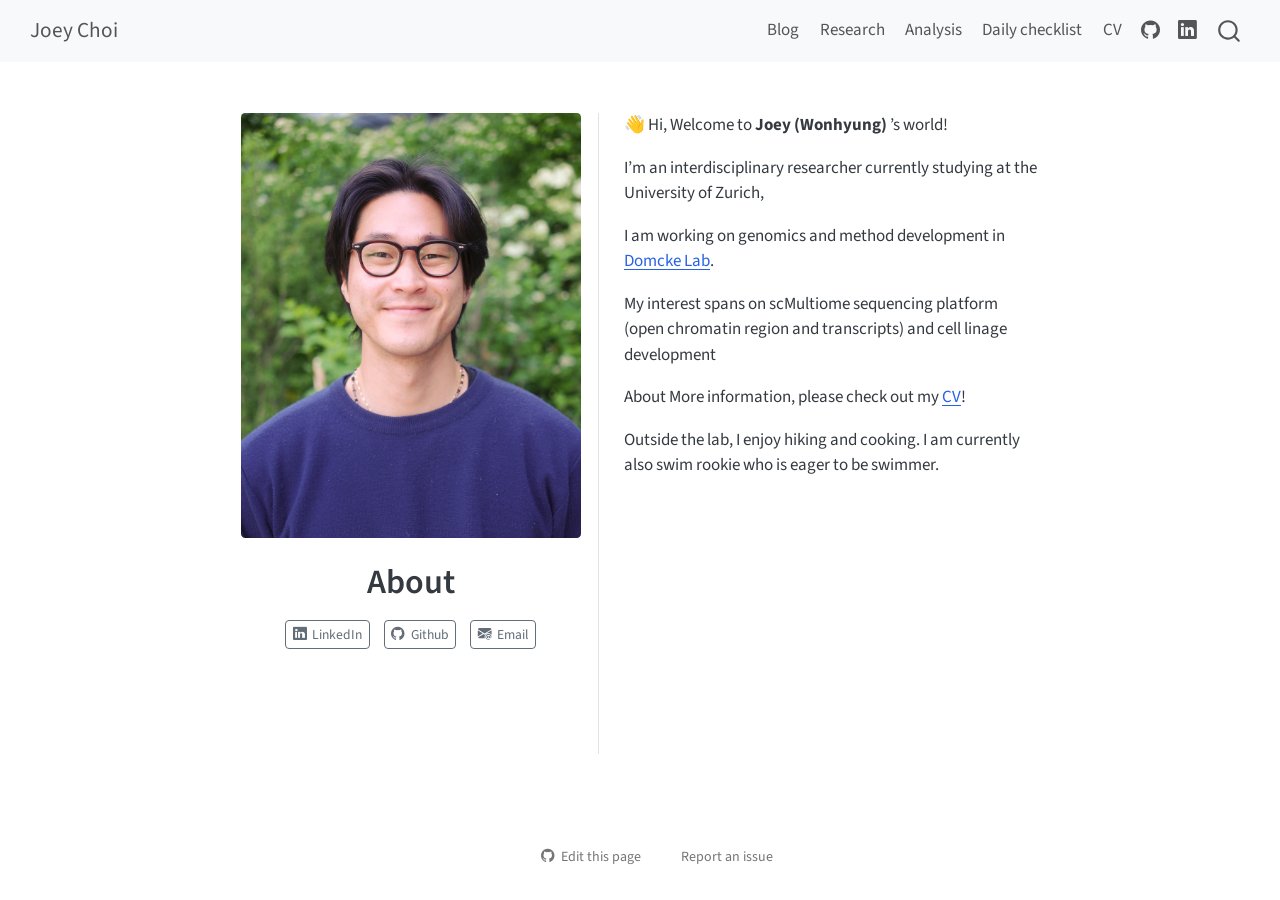
<file: index.html>
<!DOCTYPE html>
<html xmlns="http://www.w3.org/1999/xhtml" lang="en" xml:lang="en"><head>

<meta charset="utf-8">
<meta name="generator" content="quarto-1.9.38">

<meta name="viewport" content="width=device-width, initial-scale=1.0, user-scalable=yes">


<title>About – Joey Choi</title>
<style>
/* Default styles provided by pandoc.
** See https://pandoc.org/MANUAL.html#variables-for-html for config info.
*/
code{white-space: pre-wrap;}
span.smallcaps{font-variant: small-caps;}
div.columns{display: flex; gap: min(4vw, 1.5em);}
div.column{flex: auto; overflow-x: auto;}
div.hanging-indent{margin-left: 1.5em; text-indent: -1.5em;}
ul.task-list{list-style: none;}
ul.task-list li input[type="checkbox"] {
  width: 0.8em;
  margin: 0 0.8em 0.2em -1em; /* quarto-specific, see https://github.com/quarto-dev/quarto-cli/issues/4556 */ 
  vertical-align: middle;
}
</style>


<script src="site_libs/quarto-nav/quarto-nav.js"></script>
<script src="site_libs/quarto-nav/headroom.min.js"></script>
<script src="site_libs/clipboard/clipboard.min.js"></script>
<script src="site_libs/quarto-search/autocomplete.umd.js"></script>
<script src="site_libs/quarto-search/fuse.min.js"></script>
<script src="site_libs/quarto-search/quarto-search.js"></script>
<meta name="quarto:offset" content="./">
<script src="site_libs/quarto-html/quarto.js" type="module"></script>
<script src="site_libs/quarto-html/tabsets/tabsets.js" type="module"></script>
<script src="site_libs/quarto-html/popper.min.js"></script>
<script src="site_libs/quarto-html/tippy.umd.min.js"></script>
<link href="site_libs/quarto-html/tippy.css" rel="stylesheet">
<link href="site_libs/quarto-html/quarto-syntax-highlighting-15634bcf2e68342d4ad2dfa704d543f6.css" rel="stylesheet" id="quarto-text-highlighting-styles">
<script src="site_libs/bootstrap/bootstrap.min.js"></script>
<link href="site_libs/bootstrap/bootstrap-icons.css" rel="stylesheet">
<link href="site_libs/bootstrap/bootstrap-759232fa0b86b84cb2931155628a3b47.min.css" rel="stylesheet" append-hash="true" id="quarto-bootstrap" data-mode="light">
<script id="quarto-search-options" type="application/json">{
  "location": "navbar",
  "copy-button": false,
  "collapse-after": 3,
  "panel-placement": "end",
  "type": "overlay",
  "limit": 50,
  "keyboard-shortcut": [
    "f",
    "/",
    "s"
  ],
  "show-item-context": false,
  "language": {
    "search-no-results-text": "No results",
    "search-matching-documents-text": "matching documents",
    "search-copy-link-title": "Copy link to search",
    "search-hide-matches-text": "Hide additional matches",
    "search-more-match-text": "more match in this document",
    "search-more-matches-text": "more matches in this document",
    "search-clear-button-title": "Clear",
    "search-text-placeholder": "",
    "search-detached-cancel-button-title": "Cancel",
    "search-submit-button-title": "Submit",
    "search-label": "Search"
  }
}</script>


<link rel="stylesheet" href="styles.css">
</head>

<body class="nav-fixed fullcontent quarto-light">

<div id="quarto-search-results"></div>
  <header id="quarto-header" class="headroom fixed-top">
    <nav class="navbar navbar-expand-lg " data-bs-theme="dark">
      <div class="navbar-container container-fluid">
      <div class="navbar-brand-container mx-auto">
    <a class="navbar-brand" href="./index.html">
    <span class="navbar-title">Joey Choi</span>
    </a>
  </div>
            <div id="quarto-search" class="" title="Search"></div>
          <button class="navbar-toggler" type="button" data-bs-toggle="collapse" data-bs-target="#navbarCollapse" aria-controls="navbarCollapse" role="menu" aria-expanded="false" aria-label="Toggle navigation" onclick="if (window.quartoToggleHeadroom) { window.quartoToggleHeadroom(); }">
  <span class="navbar-toggler-icon"></span>
</button>
          <div class="collapse navbar-collapse" id="navbarCollapse">
            <ul class="navbar-nav navbar-nav-scroll ms-auto">
  <li class="nav-item">
    <a class="nav-link" href="./Blog.html"> 
<span class="menu-text">Blog</span></a>
  </li>  
  <li class="nav-item">
    <a class="nav-link" href="./research.html"> 
<span class="menu-text">Research</span></a>
  </li>  
  <li class="nav-item">
    <a class="nav-link" href="./analysis.html"> 
<span class="menu-text">Analysis</span></a>
  </li>  
  <li class="nav-item">
    <a class="nav-link" href="./dailychecklist.html"> 
<span class="menu-text">Daily checklist</span></a>
  </li>  
  <li class="nav-item">
    <a class="nav-link" href="./files/wonhyung-choi-cv.pdf"> 
<span class="menu-text">CV</span></a>
  </li>  
  <li class="nav-item compact">
    <a class="nav-link" href="https://github.com/JoeyChoi1021"> <i class="bi bi-github" role="img">
</i> 
<span class="menu-text"></span></a>
  </li>  
  <li class="nav-item compact">
    <a class="nav-link" href="https://www.linkedin.com/in/wonhyung-joeychoi/"> <i class="bi bi-linkedin" role="img">
</i> 
<span class="menu-text"></span></a>
  </li>  
</ul>
          </div> <!-- /navcollapse -->
            <div class="quarto-navbar-tools">
</div>
      </div> <!-- /container-fluid -->
    </nav>
</header>
<!-- content -->
<div id="quarto-content" class="quarto-container page-columns page-rows-contents page-layout-article page-navbar">
<!-- sidebar -->
<!-- margin-sidebar -->
    
<!-- main -->
<div class="quarto-about-trestles">
  <div class="about-entity">
    <img src="profile.jpg" class="about-image
  rounded " style="width: 20em;">
<header id="title-block-header" class="quarto-title-block default">
<div class="quarto-title">
<h1 class="title">About</h1>
</div>
<div class="quarto-title-meta">
  </div>
</header>
    <div class="about-links">
  <a href="https://www.linkedin.com/in/wonhyung-joeychoi/" class="about-link" rel="" target="">
    <i class="bi bi-linkedin"></i>
     <span class="about-link-text">LinkedIn</span>
  </a>
  <a href="https://github.com/JoeyChoi1021" class="about-link" rel="" target="">
    <i class="bi bi-github"></i>
     <span class="about-link-text">Github</span>
  </a>
  <a href="mailto:joeychoi9233@gmail.com" class="about-link" rel="" target="">
    <i class="bi bi-envelope-at-fill"></i>
     <span class="about-link-text">Email</span>
  </a>
</div>
  </div>
  <div class="about-contents"><main class="content" id="quarto-document-content">
<p>👋 Hi, Welcome to <strong>Joey (Wonhyung)</strong> ’s world!</p>
<p>I’m an interdisciplinary researcher currently studying at the University of Zurich,</p>
<p>I am working on genomics and method development in <a href="https://domcke.github.io/domcke-lab.html">Domcke Lab</a>.</p>
<p>My interest spans on scMultiome sequencing platform (open chromatin region and transcripts) and cell linage development</p>
<p>About More information, please check out my <a href="files/wonhyung-choi-cv.pdf">CV</a>!</p>
<p>Outside the lab, I enjoy hiking and cooking. I am currently also swim rookie who is eager to be swimmer.</p>


</main></div>
</div>
 <!-- /main -->
<script id="quarto-html-after-body" type="application/javascript">
  window.document.addEventListener("DOMContentLoaded", function (event) {
    const isCodeAnnotation = (el) => {
      for (const clz of el.classList) {
        if (clz.startsWith('code-annotation-')) {                     
          return true;
        }
      }
      return false;
    }
    const onCopySuccess = function(e) {
      // button target
      const button = e.trigger;
      // don't keep focus
      button.blur();
      // flash "checked"
      button.classList.add('code-copy-button-checked');
      var currentTitle = button.getAttribute("title");
      button.setAttribute("title", "Copied!");
      let tooltip;
      if (window.bootstrap) {
        button.setAttribute("data-bs-toggle", "tooltip");
        button.setAttribute("data-bs-placement", "left");
        button.setAttribute("data-bs-title", "Copied!");
        tooltip = new bootstrap.Tooltip(button, 
          { trigger: "manual", 
            customClass: "code-copy-button-tooltip",
            offset: [0, -8]});
        tooltip.show();    
      }
      setTimeout(function() {
        if (tooltip) {
          tooltip.hide();
          button.removeAttribute("data-bs-title");
          button.removeAttribute("data-bs-toggle");
          button.removeAttribute("data-bs-placement");
        }
        button.setAttribute("title", currentTitle);
        button.classList.remove('code-copy-button-checked');
      }, 1000);
      // clear code selection
      e.clearSelection();
    }
    const getTextToCopy = function(trigger) {
      const outerScaffold = trigger.parentElement.cloneNode(true);
      const codeEl = outerScaffold.querySelector('code');
      for (const childEl of codeEl.children) {
        if (isCodeAnnotation(childEl)) {
          childEl.remove();
        }
      }
      return codeEl.innerText;
    }
    const clipboard = new window.ClipboardJS('.code-copy-button:not([data-in-quarto-modal])', {
      text: getTextToCopy
    });
    clipboard.on('success', onCopySuccess);
    if (window.document.getElementById('quarto-embedded-source-code-modal')) {
      const clipboardModal = new window.ClipboardJS('.code-copy-button[data-in-quarto-modal]', {
        text: getTextToCopy,
        container: window.document.getElementById('quarto-embedded-source-code-modal')
      });
      clipboardModal.on('success', onCopySuccess);
    }
      var localhostRegex = new RegExp(/^(?:http|https):\/\/localhost\:?[0-9]*\//);
      var mailtoRegex = new RegExp(/^mailto:/);
        var filterRegex = new RegExp("https:\/\/joeychoi1021\.github\.io\/joey-blog\/");
      var isInternal = (href) => {
          return filterRegex.test(href) || localhostRegex.test(href) || mailtoRegex.test(href);
      }
      // Inspect non-navigation links and adorn them if external
     var links = window.document.querySelectorAll('a[href]:not(.nav-link):not(.navbar-brand):not(.toc-action):not(.sidebar-link):not(.sidebar-item-toggle):not(.pagination-link):not(.no-external):not([aria-hidden]):not(.dropdown-item):not(.quarto-navigation-tool):not(.about-link)');
      for (var i=0; i<links.length; i++) {
        const link = links[i];
        if (!isInternal(link.href)) {
          // undo the damage that might have been done by quarto-nav.js in the case of
          // links that we want to consider external
          if (link.dataset.originalHref !== undefined) {
            link.href = link.dataset.originalHref;
          }
        }
      }
    function tippyHover(el, contentFn, onTriggerFn, onUntriggerFn) {
      const config = {
        allowHTML: true,
        maxWidth: 500,
        delay: 100,
        arrow: false,
        appendTo: function(el) {
            return el.parentElement;
        },
        interactive: true,
        interactiveBorder: 10,
        theme: 'quarto',
        placement: 'bottom-start',
      };
      if (contentFn) {
        config.content = contentFn;
      }
      if (onTriggerFn) {
        config.onTrigger = onTriggerFn;
      }
      if (onUntriggerFn) {
        config.onUntrigger = onUntriggerFn;
      }
      window.tippy(el, config); 
    }
    const noterefs = window.document.querySelectorAll('a[role="doc-noteref"]');
    for (var i=0; i<noterefs.length; i++) {
      const ref = noterefs[i];
      tippyHover(ref, function() {
        // use id or data attribute instead here
        let href = ref.getAttribute('data-footnote-href') || ref.getAttribute('href');
        try { href = new URL(href).hash; } catch {}
        const id = href.replace(/^#\/?/, "");
        const note = window.document.getElementById(id);
        if (note) {
          return note.innerHTML;
        } else {
          return "";
        }
      });
    }
    const xrefs = window.document.querySelectorAll('a.quarto-xref');
    const processXRef = (id, note) => {
      // Strip column container classes
      const stripColumnClz = (el) => {
        el.classList.remove("page-full", "page-columns");
        if (el.children) {
          for (const child of el.children) {
            stripColumnClz(child);
          }
        }
      }
      stripColumnClz(note)
      if (id === null || id.startsWith('sec-')) {
        // Special case sections, only their first couple elements
        const container = document.createElement("div");
        if (note.children && note.children.length > 2) {
          container.appendChild(note.children[0].cloneNode(true));
          for (let i = 1; i < note.children.length; i++) {
            const child = note.children[i];
            if (child.tagName === "P" && child.innerText === "") {
              continue;
            } else {
              container.appendChild(child.cloneNode(true));
              break;
            }
          }
          if (window.Quarto?.typesetMath) {
            window.Quarto.typesetMath(container);
          }
          return container.innerHTML
        } else {
          if (window.Quarto?.typesetMath) {
            window.Quarto.typesetMath(note);
          }
          return note.innerHTML;
        }
      } else {
        // Remove any anchor links if they are present
        const anchorLink = note.querySelector('a.anchorjs-link');
        if (anchorLink) {
          anchorLink.remove();
        }
        if (window.Quarto?.typesetMath) {
          window.Quarto.typesetMath(note);
        }
        if (note.classList.contains("callout")) {
          return note.outerHTML;
        } else {
          return note.innerHTML;
        }
      }
    }
    for (var i=0; i<xrefs.length; i++) {
      const xref = xrefs[i];
      tippyHover(xref, undefined, function(instance) {
        instance.disable();
        let url = xref.getAttribute('href');
        let hash = undefined; 
        if (url.startsWith('#')) {
          hash = url;
        } else {
          try { hash = new URL(url).hash; } catch {}
        }
        if (hash) {
          const id = hash.replace(/^#\/?/, "");
          const note = window.document.getElementById(id);
          if (note !== null) {
            try {
              const html = processXRef(id, note.cloneNode(true));
              instance.setContent(html);
            } finally {
              instance.enable();
              instance.show();
            }
          } else {
            // See if we can fetch this
            fetch(url.split('#')[0])
            .then(res => res.text())
            .then(html => {
              const parser = new DOMParser();
              const htmlDoc = parser.parseFromString(html, "text/html");
              const note = htmlDoc.getElementById(id);
              if (note !== null) {
                const html = processXRef(id, note);
                instance.setContent(html);
              } 
            }).finally(() => {
              instance.enable();
              instance.show();
            });
          }
        } else {
          // See if we can fetch a full url (with no hash to target)
          // This is a special case and we should probably do some content thinning / targeting
          fetch(url)
          .then(res => res.text())
          .then(html => {
            const parser = new DOMParser();
            const htmlDoc = parser.parseFromString(html, "text/html");
            const note = htmlDoc.querySelector('main.content');
            if (note !== null) {
              // This should only happen for chapter cross references
              // (since there is no id in the URL)
              // remove the first header
              if (note.children.length > 0 && note.children[0].tagName === "HEADER") {
                note.children[0].remove();
              }
              const html = processXRef(null, note);
              instance.setContent(html);
            } 
          }).finally(() => {
            instance.enable();
            instance.show();
          });
        }
      }, function(instance) {
      });
    }
        let selectedAnnoteEl;
        const selectorForAnnotation = ( cell, annotation) => {
          let cellAttr = 'data-code-cell="' + cell + '"';
          let lineAttr = 'data-code-annotation="' +  annotation + '"';
          const selector = 'span[' + cellAttr + '][' + lineAttr + ']';
          return selector;
        }
        const selectCodeLines = (annoteEl) => {
          const doc = window.document;
          const targetCell = annoteEl.getAttribute("data-target-cell");
          const targetAnnotation = annoteEl.getAttribute("data-target-annotation");
          const annoteSpan = window.document.querySelector(selectorForAnnotation(targetCell, targetAnnotation));
          const lines = annoteSpan.getAttribute("data-code-lines").split(",");
          const lineIds = lines.map((line) => {
            return targetCell + "-" + line;
          })
          let top = null;
          let height = null;
          let parent = null;
          if (lineIds.length > 0) {
              //compute the position of the single el (top and bottom and make a div)
              const el = window.document.getElementById(lineIds[0]);
              top = el.offsetTop;
              height = el.offsetHeight;
              parent = el.parentElement.parentElement;
            if (lineIds.length > 1) {
              const lastEl = window.document.getElementById(lineIds[lineIds.length - 1]);
              const bottom = lastEl.offsetTop + lastEl.offsetHeight;
              height = bottom - top;
            }
            if (top !== null && height !== null && parent !== null) {
              // cook up a div (if necessary) and position it 
              let div = window.document.getElementById("code-annotation-line-highlight");
              if (div === null) {
                div = window.document.createElement("div");
                div.setAttribute("id", "code-annotation-line-highlight");
                div.style.position = 'absolute';
                parent.appendChild(div);
              }
              div.style.top = top - 2 + "px";
              div.style.height = height + 4 + "px";
              div.style.left = 0;
              let gutterDiv = window.document.getElementById("code-annotation-line-highlight-gutter");
              if (gutterDiv === null) {
                gutterDiv = window.document.createElement("div");
                gutterDiv.setAttribute("id", "code-annotation-line-highlight-gutter");
                gutterDiv.style.position = 'absolute';
                const codeCell = window.document.getElementById(targetCell);
                const gutter = codeCell.querySelector('.code-annotation-gutter');
                gutter.appendChild(gutterDiv);
              }
              gutterDiv.style.top = top - 2 + "px";
              gutterDiv.style.height = height + 4 + "px";
            }
            selectedAnnoteEl = annoteEl;
          }
        };
        const unselectCodeLines = () => {
          const elementsIds = ["code-annotation-line-highlight", "code-annotation-line-highlight-gutter"];
          elementsIds.forEach((elId) => {
            const div = window.document.getElementById(elId);
            if (div) {
              div.remove();
            }
          });
          selectedAnnoteEl = undefined;
        };
          // Handle positioning of the toggle
      window.addEventListener(
        "resize",
        throttle(() => {
          elRect = undefined;
          if (selectedAnnoteEl) {
            selectCodeLines(selectedAnnoteEl);
          }
        }, 10)
      );
      function throttle(fn, ms) {
      let throttle = false;
      let timer;
        return (...args) => {
          if(!throttle) { // first call gets through
              fn.apply(this, args);
              throttle = true;
          } else { // all the others get throttled
              if(timer) clearTimeout(timer); // cancel #2
              timer = setTimeout(() => {
                fn.apply(this, args);
                timer = throttle = false;
              }, ms);
          }
        };
      }
        // Attach click handler to the DT
        const annoteDls = window.document.querySelectorAll('dt[data-target-cell]');
        for (const annoteDlNode of annoteDls) {
          annoteDlNode.addEventListener('click', (event) => {
            const clickedEl = event.target;
            if (clickedEl !== selectedAnnoteEl) {
              unselectCodeLines();
              const activeEl = window.document.querySelector('dt[data-target-cell].code-annotation-active');
              if (activeEl) {
                activeEl.classList.remove('code-annotation-active');
              }
              selectCodeLines(clickedEl);
              clickedEl.classList.add('code-annotation-active');
            } else {
              // Unselect the line
              unselectCodeLines();
              clickedEl.classList.remove('code-annotation-active');
            }
          });
        }
    const findCites = (el) => {
      const parentEl = el.parentElement;
      if (parentEl) {
        const cites = parentEl.dataset.cites;
        if (cites) {
          return {
            el,
            cites: cites.split(' ')
          };
        } else {
          return findCites(el.parentElement)
        }
      } else {
        return undefined;
      }
    };
    var bibliorefs = window.document.querySelectorAll('a[role="doc-biblioref"]');
    for (var i=0; i<bibliorefs.length; i++) {
      const ref = bibliorefs[i];
      const citeInfo = findCites(ref);
      if (citeInfo) {
        tippyHover(citeInfo.el, function() {
          var popup = window.document.createElement('div');
          citeInfo.cites.forEach(function(cite) {
            var citeDiv = window.document.createElement('div');
            citeDiv.classList.add('hanging-indent');
            citeDiv.classList.add('csl-entry');
            var biblioDiv = window.document.getElementById('ref-' + cite);
            if (biblioDiv) {
              citeDiv.innerHTML = biblioDiv.innerHTML;
            }
            popup.appendChild(citeDiv);
          });
          return popup.innerHTML;
        });
      }
    }
  });
  </script>
</div> <!-- /content -->




<footer class="footer"><div class="nav-footer"><div class="nav-footer-center"><div class="toc-actions"><ul><li><a href="https://github.com/JoeyChoi1021/joey-blog/edit/main/index.qmd" class="toc-action"><i class="bi bi-github"></i>Edit this page</a></li><li><a href="https://github.com/JoeyChoi1021/joey-blog/issues/new" class="toc-action"><i class="bi empty"></i>Report an issue</a></li></ul></div></div></div></footer></body></html>
</file>
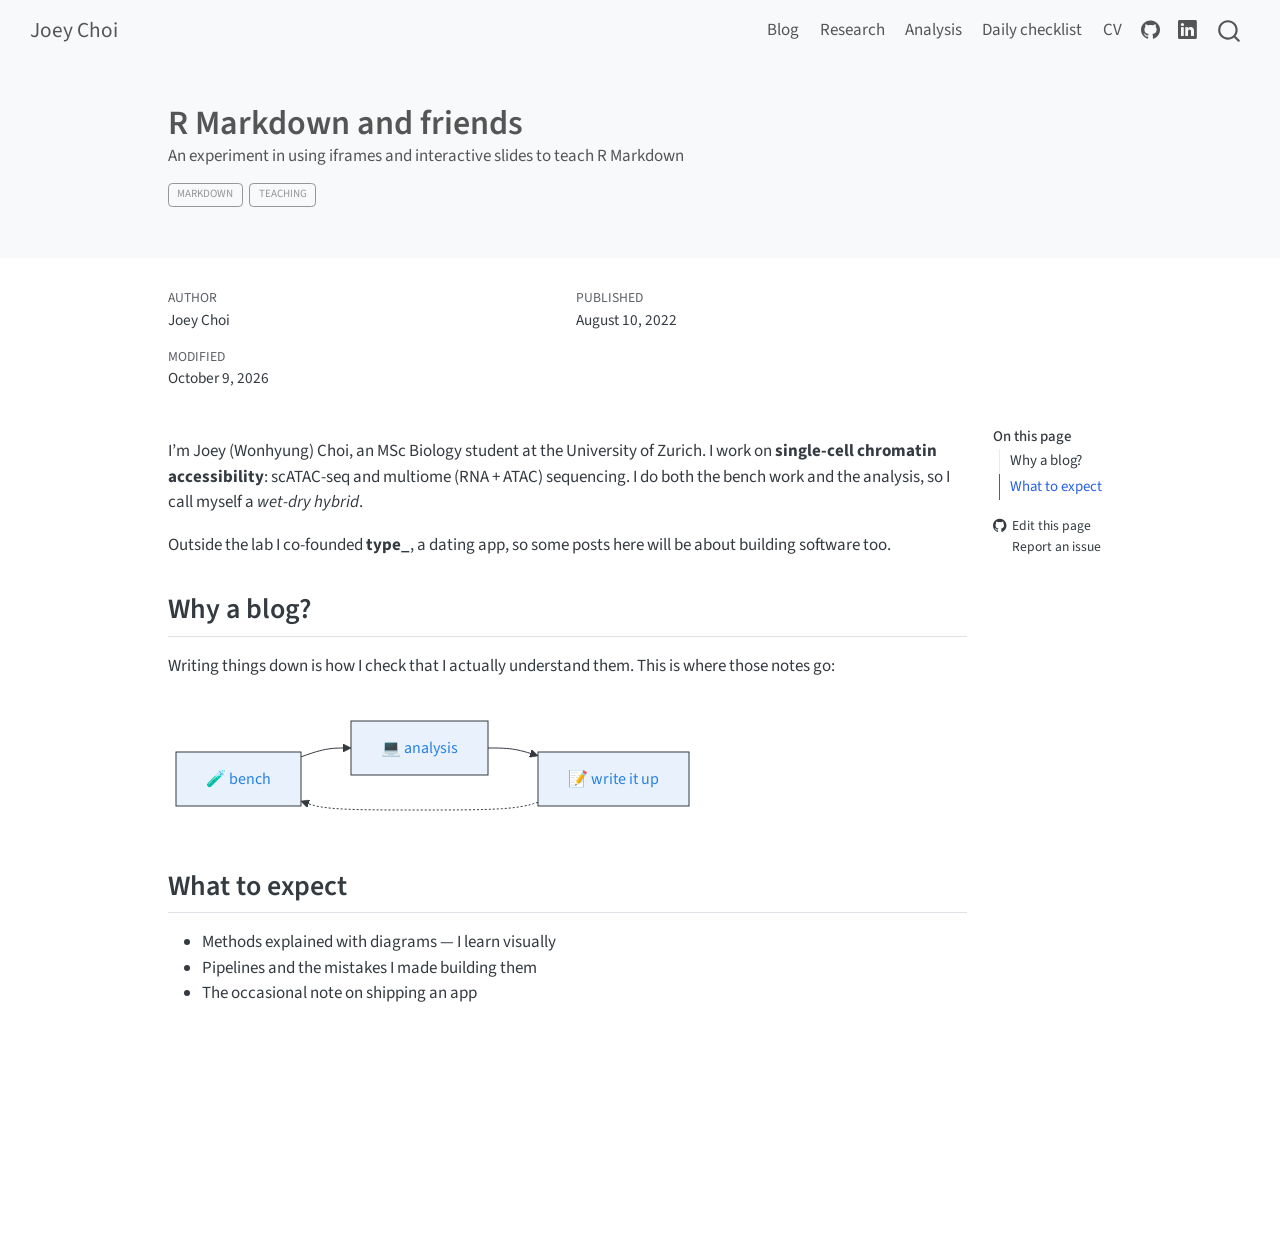
<file: Blog/2026-10-08-hello-world/index.html>
<!DOCTYPE html>
<html xmlns="http://www.w3.org/1999/xhtml" lang="en" xml:lang="en"><head>

<meta charset="utf-8">
<meta name="generator" content="quarto-1.9.38">

<meta name="viewport" content="width=device-width, initial-scale=1.0, user-scalable=yes">

<meta name="author" content="Joey Choi">
<meta name="dcterms.date" content="2022-08-10">
<meta name="description" content="An experiment in using iframes and interactive slides to teach R Markdown">

<title>R Markdown and friends – Joey Choi</title>
<style>
/* Default styles provided by pandoc.
** See https://pandoc.org/MANUAL.html#variables-for-html for config info.
*/
code{white-space: pre-wrap;}
span.smallcaps{font-variant: small-caps;}
div.columns{display: flex; gap: min(4vw, 1.5em);}
div.column{flex: auto; overflow-x: auto;}
div.hanging-indent{margin-left: 1.5em; text-indent: -1.5em;}
ul.task-list{list-style: none;}
ul.task-list li input[type="checkbox"] {
  width: 0.8em;
  margin: 0 0.8em 0.2em -1em; /* quarto-specific, see https://github.com/quarto-dev/quarto-cli/issues/4556 */ 
  vertical-align: middle;
}
</style>


<script src="../../site_libs/quarto-nav/quarto-nav.js"></script>
<script src="../../site_libs/quarto-nav/headroom.min.js"></script>
<script src="../../site_libs/clipboard/clipboard.min.js"></script>
<script src="../../site_libs/quarto-search/autocomplete.umd.js"></script>
<script src="../../site_libs/quarto-search/fuse.min.js"></script>
<script src="../../site_libs/quarto-search/quarto-search.js"></script>
<meta name="quarto:offset" content="../../">
<script src="../../site_libs/quarto-html/quarto.js" type="module"></script>
<script src="../../site_libs/quarto-html/tabsets/tabsets.js" type="module"></script>
<script src="../../site_libs/quarto-html/popper.min.js"></script>
<script src="../../site_libs/quarto-html/tippy.umd.min.js"></script>
<script src="../../site_libs/quarto-html/anchor.min.js"></script>
<link href="../../site_libs/quarto-html/tippy.css" rel="stylesheet">
<link href="../../site_libs/quarto-html/quarto-syntax-highlighting-15634bcf2e68342d4ad2dfa704d543f6.css" rel="stylesheet" id="quarto-text-highlighting-styles">
<script src="../../site_libs/bootstrap/bootstrap.min.js"></script>
<link href="../../site_libs/bootstrap/bootstrap-icons.css" rel="stylesheet">
<link href="../../site_libs/bootstrap/bootstrap-759232fa0b86b84cb2931155628a3b47.min.css" rel="stylesheet" append-hash="true" id="quarto-bootstrap" data-mode="light">
<script id="quarto-search-options" type="application/json">{
  "location": "navbar",
  "copy-button": false,
  "collapse-after": 3,
  "panel-placement": "end",
  "type": "overlay",
  "limit": 50,
  "keyboard-shortcut": [
    "f",
    "/",
    "s"
  ],
  "show-item-context": false,
  "language": {
    "search-no-results-text": "No results",
    "search-matching-documents-text": "matching documents",
    "search-copy-link-title": "Copy link to search",
    "search-hide-matches-text": "Hide additional matches",
    "search-more-match-text": "more match in this document",
    "search-more-matches-text": "more matches in this document",
    "search-clear-button-title": "Clear",
    "search-text-placeholder": "",
    "search-detached-cancel-button-title": "Cancel",
    "search-submit-button-title": "Submit",
    "search-label": "Search"
  }
}</script>
<script src="../../site_libs/quarto-diagram/mermaid.min.js"></script>
<script src="../../site_libs/quarto-diagram/mermaid-init.js"></script>
<link href="../../site_libs/quarto-diagram/mermaid.css" rel="stylesheet">


<link rel="stylesheet" href="../../styles.css">
</head>

<body class="nav-fixed quarto-light">

<div id="quarto-search-results"></div>
  <header id="quarto-header" class="headroom fixed-top quarto-banner">
    <nav class="navbar navbar-expand-lg " data-bs-theme="dark">
      <div class="navbar-container container-fluid">
      <div class="navbar-brand-container mx-auto">
    <a class="navbar-brand" href="../../index.html">
    <span class="navbar-title">Joey Choi</span>
    </a>
  </div>
            <div id="quarto-search" class="" title="Search"></div>
          <button class="navbar-toggler" type="button" data-bs-toggle="collapse" data-bs-target="#navbarCollapse" aria-controls="navbarCollapse" role="menu" aria-expanded="false" aria-label="Toggle navigation" onclick="if (window.quartoToggleHeadroom) { window.quartoToggleHeadroom(); }">
  <span class="navbar-toggler-icon"></span>
</button>
          <div class="collapse navbar-collapse" id="navbarCollapse">
            <ul class="navbar-nav navbar-nav-scroll ms-auto">
  <li class="nav-item">
    <a class="nav-link" href="../../Blog.html"> 
<span class="menu-text">Blog</span></a>
  </li>  
  <li class="nav-item">
    <a class="nav-link" href="../../research.html"> 
<span class="menu-text">Research</span></a>
  </li>  
  <li class="nav-item">
    <a class="nav-link" href="../../analysis.html"> 
<span class="menu-text">Analysis</span></a>
  </li>  
  <li class="nav-item">
    <a class="nav-link" href="../../dailychecklist.html"> 
<span class="menu-text">Daily checklist</span></a>
  </li>  
  <li class="nav-item">
    <a class="nav-link" href="../../files/wonhyung-choi-cv.pdf"> 
<span class="menu-text">CV</span></a>
  </li>  
  <li class="nav-item compact">
    <a class="nav-link" href="https://github.com/JoeyChoi1021"> <i class="bi bi-github" role="img">
</i> 
<span class="menu-text"></span></a>
  </li>  
  <li class="nav-item compact">
    <a class="nav-link" href="https://www.linkedin.com/in/wonhyung-joeychoi/"> <i class="bi bi-linkedin" role="img">
</i> 
<span class="menu-text"></span></a>
  </li>  
</ul>
          </div> <!-- /navcollapse -->
            <div class="quarto-navbar-tools">
</div>
      </div> <!-- /container-fluid -->
    </nav>
</header>
<!-- content -->
<header id="title-block-header" class="quarto-title-block default page-columns page-full">
  <div class="quarto-title-banner page-columns page-full">
    <div class="quarto-title column-body">
      <h1 class="title">R Markdown and friends</h1>
                  <div>
        <div class="description">
          An experiment in using iframes and interactive slides to teach R Markdown
        </div>
      </div>
                          <div class="quarto-categories">
                <div class="quarto-category">markdown</div>
                <div class="quarto-category">teaching</div>
              </div>
                  </div>
  </div>
    
  
  <div class="quarto-title-meta">

      <div>
      <div class="quarto-title-meta-heading">Author</div>
      <div class="quarto-title-meta-contents">
               <p>Joey Choi </p>
            </div>
    </div>
      
      <div>
      <div class="quarto-title-meta-heading">Published</div>
      <div class="quarto-title-meta-contents">
        <p class="date">August 10, 2022</p>
      </div>
    </div>
    
      <div>
      <div class="quarto-title-meta-heading">Modified</div>
      <div class="quarto-title-meta-contents">
        <p class="date-modified">October 9, 2026</p>
      </div>
    </div>
      
    </div>
    
  
  </header><div id="quarto-content" class="quarto-container page-columns page-rows-contents page-layout-article page-navbar">
<!-- sidebar -->
<!-- margin-sidebar -->
    <div id="quarto-margin-sidebar" class="sidebar margin-sidebar">
        <nav id="TOC" role="doc-toc" class="toc-active">
    <h2 id="toc-title">On this page</h2>
   
  <ul>
  <li><a href="#why-a-blog" id="toc-why-a-blog" class="nav-link active" data-scroll-target="#why-a-blog">Why a blog?</a></li>
  <li><a href="#what-to-expect" id="toc-what-to-expect" class="nav-link" data-scroll-target="#what-to-expect">What to expect</a></li>
  </ul>
<div class="toc-actions"><ul><li><a href="https://github.com/JoeyChoi1021/joey-blog/edit/main/Blog/2026-10-08-hello-world/index.qmd" class="toc-action"><i class="bi bi-github"></i>Edit this page</a></li><li><a href="https://github.com/JoeyChoi1021/joey-blog/issues/new" class="toc-action"><i class="bi empty"></i>Report an issue</a></li></ul></div></nav>
    </div>
<!-- main -->
<main class="content quarto-banner-title-block" id="quarto-document-content">





<p>I’m Joey (Wonhyung) Choi, an MSc Biology student at the University of Zurich. I work on <strong>single-cell chromatin accessibility</strong>: scATAC-seq and multiome (RNA + ATAC) sequencing. I do both the bench work and the analysis, so I call myself a <em>wet-dry hybrid</em>.</p>
<p>Outside the lab I co-founded <strong>type_</strong>, a dating app, so some posts here will be about building software too.</p>
<section id="why-a-blog" class="level2">
<h2 class="anchored" data-anchor-id="why-a-blog">Why a blog?</h2>
<p>Writing things down is how I check that I actually understand them. This is where those notes go:</p>
<div class="cell" data-layout-align="default">
<div class="cell-output-display">
<div>
<p></p><figure class="figure"><p></p>
<div>
<pre class="mermaid mermaid-js">flowchart LR
  A[🧪 bench] --&gt; B[💻 analysis]
  B --&gt; C[📝 write it up]
  C -.-&gt; A
</pre>
</div>
<p></p></figure><p></p>
</div>
</div>
</div>
</section>
<section id="what-to-expect" class="level2">
<h2 class="anchored" data-anchor-id="what-to-expect">What to expect</h2>
<ul>
<li>Methods explained with diagrams — I learn visually</li>
<li>Pipelines and the mistakes I made building them</li>
<li>The occasional note on shipping an app</li>
</ul>


</section>

</main> <!-- /main -->
<script id="quarto-html-after-body" type="application/javascript">
  window.document.addEventListener("DOMContentLoaded", function (event) {
    const icon = "";
    const anchorJS = new window.AnchorJS();
    anchorJS.options = {
      placement: 'right',
      icon: icon
    };
    anchorJS.add('.anchored');
    const isCodeAnnotation = (el) => {
      for (const clz of el.classList) {
        if (clz.startsWith('code-annotation-')) {                     
          return true;
        }
      }
      return false;
    }
    const onCopySuccess = function(e) {
      // button target
      const button = e.trigger;
      // don't keep focus
      button.blur();
      // flash "checked"
      button.classList.add('code-copy-button-checked');
      var currentTitle = button.getAttribute("title");
      button.setAttribute("title", "Copied!");
      let tooltip;
      if (window.bootstrap) {
        button.setAttribute("data-bs-toggle", "tooltip");
        button.setAttribute("data-bs-placement", "left");
        button.setAttribute("data-bs-title", "Copied!");
        tooltip = new bootstrap.Tooltip(button, 
          { trigger: "manual", 
            customClass: "code-copy-button-tooltip",
            offset: [0, -8]});
        tooltip.show();    
      }
      setTimeout(function() {
        if (tooltip) {
          tooltip.hide();
          button.removeAttribute("data-bs-title");
          button.removeAttribute("data-bs-toggle");
          button.removeAttribute("data-bs-placement");
        }
        button.setAttribute("title", currentTitle);
        button.classList.remove('code-copy-button-checked');
      }, 1000);
      // clear code selection
      e.clearSelection();
    }
    const getTextToCopy = function(trigger) {
      const outerScaffold = trigger.parentElement.cloneNode(true);
      const codeEl = outerScaffold.querySelector('code');
      for (const childEl of codeEl.children) {
        if (isCodeAnnotation(childEl)) {
          childEl.remove();
        }
      }
      return codeEl.innerText;
    }
    const clipboard = new window.ClipboardJS('.code-copy-button:not([data-in-quarto-modal])', {
      text: getTextToCopy
    });
    clipboard.on('success', onCopySuccess);
    if (window.document.getElementById('quarto-embedded-source-code-modal')) {
      const clipboardModal = new window.ClipboardJS('.code-copy-button[data-in-quarto-modal]', {
        text: getTextToCopy,
        container: window.document.getElementById('quarto-embedded-source-code-modal')
      });
      clipboardModal.on('success', onCopySuccess);
    }
      var localhostRegex = new RegExp(/^(?:http|https):\/\/localhost\:?[0-9]*\//);
      var mailtoRegex = new RegExp(/^mailto:/);
        var filterRegex = new RegExp("https:\/\/joeychoi1021\.github\.io\/joey-blog\/");
      var isInternal = (href) => {
          return filterRegex.test(href) || localhostRegex.test(href) || mailtoRegex.test(href);
      }
      // Inspect non-navigation links and adorn them if external
     var links = window.document.querySelectorAll('a[href]:not(.nav-link):not(.navbar-brand):not(.toc-action):not(.sidebar-link):not(.sidebar-item-toggle):not(.pagination-link):not(.no-external):not([aria-hidden]):not(.dropdown-item):not(.quarto-navigation-tool):not(.about-link)');
      for (var i=0; i<links.length; i++) {
        const link = links[i];
        if (!isInternal(link.href)) {
          // undo the damage that might have been done by quarto-nav.js in the case of
          // links that we want to consider external
          if (link.dataset.originalHref !== undefined) {
            link.href = link.dataset.originalHref;
          }
        }
      }
    function tippyHover(el, contentFn, onTriggerFn, onUntriggerFn) {
      const config = {
        allowHTML: true,
        maxWidth: 500,
        delay: 100,
        arrow: false,
        appendTo: function(el) {
            return el.parentElement;
        },
        interactive: true,
        interactiveBorder: 10,
        theme: 'quarto',
        placement: 'bottom-start',
      };
      if (contentFn) {
        config.content = contentFn;
      }
      if (onTriggerFn) {
        config.onTrigger = onTriggerFn;
      }
      if (onUntriggerFn) {
        config.onUntrigger = onUntriggerFn;
      }
      window.tippy(el, config); 
    }
    const noterefs = window.document.querySelectorAll('a[role="doc-noteref"]');
    for (var i=0; i<noterefs.length; i++) {
      const ref = noterefs[i];
      tippyHover(ref, function() {
        // use id or data attribute instead here
        let href = ref.getAttribute('data-footnote-href') || ref.getAttribute('href');
        try { href = new URL(href).hash; } catch {}
        const id = href.replace(/^#\/?/, "");
        const note = window.document.getElementById(id);
        if (note) {
          return note.innerHTML;
        } else {
          return "";
        }
      });
    }
    const xrefs = window.document.querySelectorAll('a.quarto-xref');
    const processXRef = (id, note) => {
      // Strip column container classes
      const stripColumnClz = (el) => {
        el.classList.remove("page-full", "page-columns");
        if (el.children) {
          for (const child of el.children) {
            stripColumnClz(child);
          }
        }
      }
      stripColumnClz(note)
      if (id === null || id.startsWith('sec-')) {
        // Special case sections, only their first couple elements
        const container = document.createElement("div");
        if (note.children && note.children.length > 2) {
          container.appendChild(note.children[0].cloneNode(true));
          for (let i = 1; i < note.children.length; i++) {
            const child = note.children[i];
            if (child.tagName === "P" && child.innerText === "") {
              continue;
            } else {
              container.appendChild(child.cloneNode(true));
              break;
            }
          }
          if (window.Quarto?.typesetMath) {
            window.Quarto.typesetMath(container);
          }
          return container.innerHTML
        } else {
          if (window.Quarto?.typesetMath) {
            window.Quarto.typesetMath(note);
          }
          return note.innerHTML;
        }
      } else {
        // Remove any anchor links if they are present
        const anchorLink = note.querySelector('a.anchorjs-link');
        if (anchorLink) {
          anchorLink.remove();
        }
        if (window.Quarto?.typesetMath) {
          window.Quarto.typesetMath(note);
        }
        if (note.classList.contains("callout")) {
          return note.outerHTML;
        } else {
          return note.innerHTML;
        }
      }
    }
    for (var i=0; i<xrefs.length; i++) {
      const xref = xrefs[i];
      tippyHover(xref, undefined, function(instance) {
        instance.disable();
        let url = xref.getAttribute('href');
        let hash = undefined; 
        if (url.startsWith('#')) {
          hash = url;
        } else {
          try { hash = new URL(url).hash; } catch {}
        }
        if (hash) {
          const id = hash.replace(/^#\/?/, "");
          const note = window.document.getElementById(id);
          if (note !== null) {
            try {
              const html = processXRef(id, note.cloneNode(true));
              instance.setContent(html);
            } finally {
              instance.enable();
              instance.show();
            }
          } else {
            // See if we can fetch this
            fetch(url.split('#')[0])
            .then(res => res.text())
            .then(html => {
              const parser = new DOMParser();
              const htmlDoc = parser.parseFromString(html, "text/html");
              const note = htmlDoc.getElementById(id);
              if (note !== null) {
                const html = processXRef(id, note);
                instance.setContent(html);
              } 
            }).finally(() => {
              instance.enable();
              instance.show();
            });
          }
        } else {
          // See if we can fetch a full url (with no hash to target)
          // This is a special case and we should probably do some content thinning / targeting
          fetch(url)
          .then(res => res.text())
          .then(html => {
            const parser = new DOMParser();
            const htmlDoc = parser.parseFromString(html, "text/html");
            const note = htmlDoc.querySelector('main.content');
            if (note !== null) {
              // This should only happen for chapter cross references
              // (since there is no id in the URL)
              // remove the first header
              if (note.children.length > 0 && note.children[0].tagName === "HEADER") {
                note.children[0].remove();
              }
              const html = processXRef(null, note);
              instance.setContent(html);
            } 
          }).finally(() => {
            instance.enable();
            instance.show();
          });
        }
      }, function(instance) {
      });
    }
        let selectedAnnoteEl;
        const selectorForAnnotation = ( cell, annotation) => {
          let cellAttr = 'data-code-cell="' + cell + '"';
          let lineAttr = 'data-code-annotation="' +  annotation + '"';
          const selector = 'span[' + cellAttr + '][' + lineAttr + ']';
          return selector;
        }
        const selectCodeLines = (annoteEl) => {
          const doc = window.document;
          const targetCell = annoteEl.getAttribute("data-target-cell");
          const targetAnnotation = annoteEl.getAttribute("data-target-annotation");
          const annoteSpan = window.document.querySelector(selectorForAnnotation(targetCell, targetAnnotation));
          const lines = annoteSpan.getAttribute("data-code-lines").split(",");
          const lineIds = lines.map((line) => {
            return targetCell + "-" + line;
          })
          let top = null;
          let height = null;
          let parent = null;
          if (lineIds.length > 0) {
              //compute the position of the single el (top and bottom and make a div)
              const el = window.document.getElementById(lineIds[0]);
              top = el.offsetTop;
              height = el.offsetHeight;
              parent = el.parentElement.parentElement;
            if (lineIds.length > 1) {
              const lastEl = window.document.getElementById(lineIds[lineIds.length - 1]);
              const bottom = lastEl.offsetTop + lastEl.offsetHeight;
              height = bottom - top;
            }
            if (top !== null && height !== null && parent !== null) {
              // cook up a div (if necessary) and position it 
              let div = window.document.getElementById("code-annotation-line-highlight");
              if (div === null) {
                div = window.document.createElement("div");
                div.setAttribute("id", "code-annotation-line-highlight");
                div.style.position = 'absolute';
                parent.appendChild(div);
              }
              div.style.top = top - 2 + "px";
              div.style.height = height + 4 + "px";
              div.style.left = 0;
              let gutterDiv = window.document.getElementById("code-annotation-line-highlight-gutter");
              if (gutterDiv === null) {
                gutterDiv = window.document.createElement("div");
                gutterDiv.setAttribute("id", "code-annotation-line-highlight-gutter");
                gutterDiv.style.position = 'absolute';
                const codeCell = window.document.getElementById(targetCell);
                const gutter = codeCell.querySelector('.code-annotation-gutter');
                gutter.appendChild(gutterDiv);
              }
              gutterDiv.style.top = top - 2 + "px";
              gutterDiv.style.height = height + 4 + "px";
            }
            selectedAnnoteEl = annoteEl;
          }
        };
        const unselectCodeLines = () => {
          const elementsIds = ["code-annotation-line-highlight", "code-annotation-line-highlight-gutter"];
          elementsIds.forEach((elId) => {
            const div = window.document.getElementById(elId);
            if (div) {
              div.remove();
            }
          });
          selectedAnnoteEl = undefined;
        };
          // Handle positioning of the toggle
      window.addEventListener(
        "resize",
        throttle(() => {
          elRect = undefined;
          if (selectedAnnoteEl) {
            selectCodeLines(selectedAnnoteEl);
          }
        }, 10)
      );
      function throttle(fn, ms) {
      let throttle = false;
      let timer;
        return (...args) => {
          if(!throttle) { // first call gets through
              fn.apply(this, args);
              throttle = true;
          } else { // all the others get throttled
              if(timer) clearTimeout(timer); // cancel #2
              timer = setTimeout(() => {
                fn.apply(this, args);
                timer = throttle = false;
              }, ms);
          }
        };
      }
        // Attach click handler to the DT
        const annoteDls = window.document.querySelectorAll('dt[data-target-cell]');
        for (const annoteDlNode of annoteDls) {
          annoteDlNode.addEventListener('click', (event) => {
            const clickedEl = event.target;
            if (clickedEl !== selectedAnnoteEl) {
              unselectCodeLines();
              const activeEl = window.document.querySelector('dt[data-target-cell].code-annotation-active');
              if (activeEl) {
                activeEl.classList.remove('code-annotation-active');
              }
              selectCodeLines(clickedEl);
              clickedEl.classList.add('code-annotation-active');
            } else {
              // Unselect the line
              unselectCodeLines();
              clickedEl.classList.remove('code-annotation-active');
            }
          });
        }
    const findCites = (el) => {
      const parentEl = el.parentElement;
      if (parentEl) {
        const cites = parentEl.dataset.cites;
        if (cites) {
          return {
            el,
            cites: cites.split(' ')
          };
        } else {
          return findCites(el.parentElement)
        }
      } else {
        return undefined;
      }
    };
    var bibliorefs = window.document.querySelectorAll('a[role="doc-biblioref"]');
    for (var i=0; i<bibliorefs.length; i++) {
      const ref = bibliorefs[i];
      const citeInfo = findCites(ref);
      if (citeInfo) {
        tippyHover(citeInfo.el, function() {
          var popup = window.document.createElement('div');
          citeInfo.cites.forEach(function(cite) {
            var citeDiv = window.document.createElement('div');
            citeDiv.classList.add('hanging-indent');
            citeDiv.classList.add('csl-entry');
            var biblioDiv = window.document.getElementById('ref-' + cite);
            if (biblioDiv) {
              citeDiv.innerHTML = biblioDiv.innerHTML;
            }
            popup.appendChild(citeDiv);
          });
          return popup.innerHTML;
        });
      }
    }
  });
  </script>
</div> <!-- /content -->




<footer class="footer"><div class="nav-footer"><div class="nav-footer-center"><div class="toc-actions d-sm-block d-md-none"><ul><li><a href="https://github.com/JoeyChoi1021/joey-blog/edit/main/Blog/2026-10-08-hello-world/index.qmd" class="toc-action"><i class="bi bi-github"></i>Edit this page</a></li><li><a href="https://github.com/JoeyChoi1021/joey-blog/issues/new" class="toc-action"><i class="bi empty"></i>Report an issue</a></li></ul></div></div></div></footer></body></html>
</file>
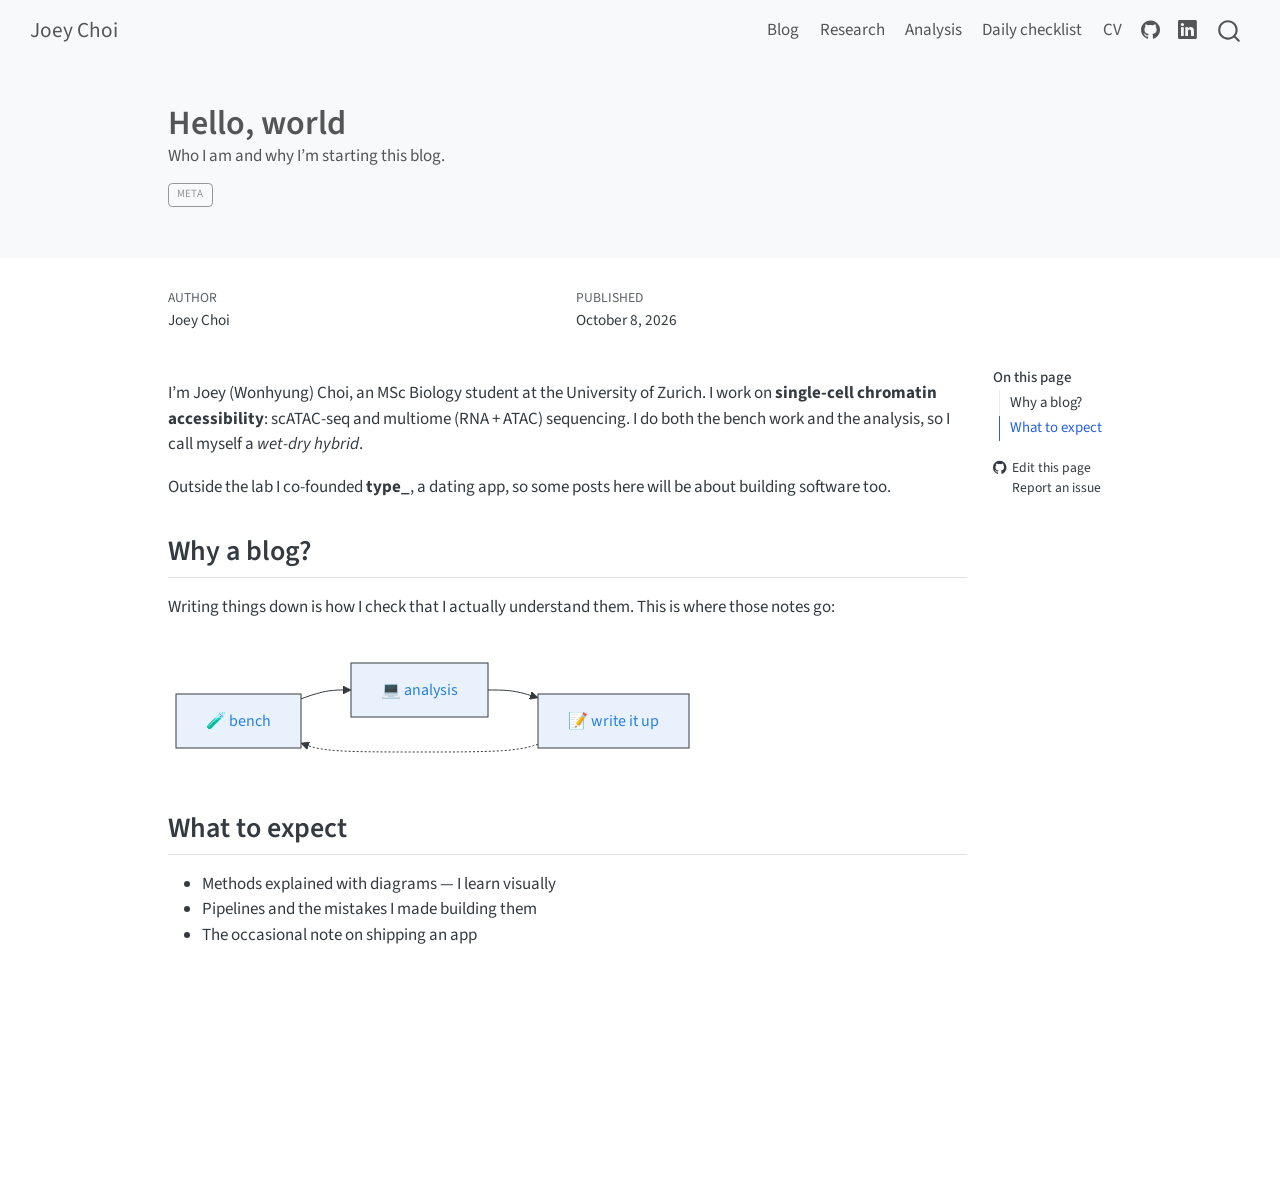
<file: research/2026-10-08-hello-world/index.html>
<!DOCTYPE html>
<html xmlns="http://www.w3.org/1999/xhtml" lang="en" xml:lang="en"><head>

<meta charset="utf-8">
<meta name="generator" content="quarto-1.9.38">

<meta name="viewport" content="width=device-width, initial-scale=1.0, user-scalable=yes">

<meta name="author" content="Joey Choi">
<meta name="dcterms.date" content="2026-10-08">
<meta name="description" content="Who I am and why I’m starting this blog.">

<title>Hello, world – Joey Choi</title>
<style>
/* Default styles provided by pandoc.
** See https://pandoc.org/MANUAL.html#variables-for-html for config info.
*/
code{white-space: pre-wrap;}
span.smallcaps{font-variant: small-caps;}
div.columns{display: flex; gap: min(4vw, 1.5em);}
div.column{flex: auto; overflow-x: auto;}
div.hanging-indent{margin-left: 1.5em; text-indent: -1.5em;}
ul.task-list{list-style: none;}
ul.task-list li input[type="checkbox"] {
  width: 0.8em;
  margin: 0 0.8em 0.2em -1em; /* quarto-specific, see https://github.com/quarto-dev/quarto-cli/issues/4556 */ 
  vertical-align: middle;
}
</style>


<script src="../../site_libs/quarto-nav/quarto-nav.js"></script>
<script src="../../site_libs/quarto-nav/headroom.min.js"></script>
<script src="../../site_libs/clipboard/clipboard.min.js"></script>
<script src="../../site_libs/quarto-search/autocomplete.umd.js"></script>
<script src="../../site_libs/quarto-search/fuse.min.js"></script>
<script src="../../site_libs/quarto-search/quarto-search.js"></script>
<meta name="quarto:offset" content="../../">
<script src="../../site_libs/quarto-html/quarto.js" type="module"></script>
<script src="../../site_libs/quarto-html/tabsets/tabsets.js" type="module"></script>
<script src="../../site_libs/quarto-html/popper.min.js"></script>
<script src="../../site_libs/quarto-html/tippy.umd.min.js"></script>
<script src="../../site_libs/quarto-html/anchor.min.js"></script>
<link href="../../site_libs/quarto-html/tippy.css" rel="stylesheet">
<link href="../../site_libs/quarto-html/quarto-syntax-highlighting-15634bcf2e68342d4ad2dfa704d543f6.css" rel="stylesheet" id="quarto-text-highlighting-styles">
<script src="../../site_libs/bootstrap/bootstrap.min.js"></script>
<link href="../../site_libs/bootstrap/bootstrap-icons.css" rel="stylesheet">
<link href="../../site_libs/bootstrap/bootstrap-759232fa0b86b84cb2931155628a3b47.min.css" rel="stylesheet" append-hash="true" id="quarto-bootstrap" data-mode="light">
<script id="quarto-search-options" type="application/json">{
  "location": "navbar",
  "copy-button": false,
  "collapse-after": 3,
  "panel-placement": "end",
  "type": "overlay",
  "limit": 50,
  "keyboard-shortcut": [
    "f",
    "/",
    "s"
  ],
  "show-item-context": false,
  "language": {
    "search-no-results-text": "No results",
    "search-matching-documents-text": "matching documents",
    "search-copy-link-title": "Copy link to search",
    "search-hide-matches-text": "Hide additional matches",
    "search-more-match-text": "more match in this document",
    "search-more-matches-text": "more matches in this document",
    "search-clear-button-title": "Clear",
    "search-text-placeholder": "",
    "search-detached-cancel-button-title": "Cancel",
    "search-submit-button-title": "Submit",
    "search-label": "Search"
  }
}</script>
<script src="../../site_libs/quarto-diagram/mermaid.min.js"></script>
<script src="../../site_libs/quarto-diagram/mermaid-init.js"></script>
<link href="../../site_libs/quarto-diagram/mermaid.css" rel="stylesheet">


<link rel="stylesheet" href="../../styles.css">
</head>

<body class="nav-fixed quarto-light">

<div id="quarto-search-results"></div>
  <header id="quarto-header" class="headroom fixed-top quarto-banner">
    <nav class="navbar navbar-expand-lg " data-bs-theme="dark">
      <div class="navbar-container container-fluid">
      <div class="navbar-brand-container mx-auto">
    <a class="navbar-brand" href="../../index.html">
    <span class="navbar-title">Joey Choi</span>
    </a>
  </div>
            <div id="quarto-search" class="" title="Search"></div>
          <button class="navbar-toggler" type="button" data-bs-toggle="collapse" data-bs-target="#navbarCollapse" aria-controls="navbarCollapse" role="menu" aria-expanded="false" aria-label="Toggle navigation" onclick="if (window.quartoToggleHeadroom) { window.quartoToggleHeadroom(); }">
  <span class="navbar-toggler-icon"></span>
</button>
          <div class="collapse navbar-collapse" id="navbarCollapse">
            <ul class="navbar-nav navbar-nav-scroll ms-auto">
  <li class="nav-item">
    <a class="nav-link" href="../../Blog.html"> 
<span class="menu-text">Blog</span></a>
  </li>  
  <li class="nav-item">
    <a class="nav-link" href="../../research.html"> 
<span class="menu-text">Research</span></a>
  </li>  
  <li class="nav-item">
    <a class="nav-link" href="../../analysis.html"> 
<span class="menu-text">Analysis</span></a>
  </li>  
  <li class="nav-item">
    <a class="nav-link" href="../../dailychecklist.html"> 
<span class="menu-text">Daily checklist</span></a>
  </li>  
  <li class="nav-item">
    <a class="nav-link" href="../../files/wonhyung-choi-cv.pdf"> 
<span class="menu-text">CV</span></a>
  </li>  
  <li class="nav-item compact">
    <a class="nav-link" href="https://github.com/JoeyChoi1021"> <i class="bi bi-github" role="img">
</i> 
<span class="menu-text"></span></a>
  </li>  
  <li class="nav-item compact">
    <a class="nav-link" href="https://www.linkedin.com/in/wonhyung-joeychoi/"> <i class="bi bi-linkedin" role="img">
</i> 
<span class="menu-text"></span></a>
  </li>  
</ul>
          </div> <!-- /navcollapse -->
            <div class="quarto-navbar-tools">
</div>
      </div> <!-- /container-fluid -->
    </nav>
</header>
<!-- content -->
<header id="title-block-header" class="quarto-title-block default page-columns page-full">
  <div class="quarto-title-banner page-columns page-full">
    <div class="quarto-title column-body">
      <h1 class="title">Hello, world</h1>
                  <div>
        <div class="description">
          Who I am and why I’m starting this blog.
        </div>
      </div>
                          <div class="quarto-categories">
                <div class="quarto-category">meta</div>
              </div>
                  </div>
  </div>
    
  
  <div class="quarto-title-meta">

      <div>
      <div class="quarto-title-meta-heading">Author</div>
      <div class="quarto-title-meta-contents">
               <p>Joey Choi </p>
            </div>
    </div>
      
      <div>
      <div class="quarto-title-meta-heading">Published</div>
      <div class="quarto-title-meta-contents">
        <p class="date">October 8, 2026</p>
      </div>
    </div>
    
      
    </div>
    
  
  </header><div id="quarto-content" class="quarto-container page-columns page-rows-contents page-layout-article page-navbar">
<!-- sidebar -->
<!-- margin-sidebar -->
    <div id="quarto-margin-sidebar" class="sidebar margin-sidebar">
        <nav id="TOC" role="doc-toc" class="toc-active">
    <h2 id="toc-title">On this page</h2>
   
  <ul>
  <li><a href="#why-a-blog" id="toc-why-a-blog" class="nav-link active" data-scroll-target="#why-a-blog">Why a blog?</a></li>
  <li><a href="#what-to-expect" id="toc-what-to-expect" class="nav-link" data-scroll-target="#what-to-expect">What to expect</a></li>
  </ul>
<div class="toc-actions"><ul><li><a href="https://github.com/JoeyChoi1021/joey-blog/edit/main/research/2026-10-08-hello-world/index.qmd" class="toc-action"><i class="bi bi-github"></i>Edit this page</a></li><li><a href="https://github.com/JoeyChoi1021/joey-blog/issues/new" class="toc-action"><i class="bi empty"></i>Report an issue</a></li></ul></div></nav>
    </div>
<!-- main -->
<main class="content quarto-banner-title-block" id="quarto-document-content">





<p>I’m Joey (Wonhyung) Choi, an MSc Biology student at the University of Zurich. I work on <strong>single-cell chromatin accessibility</strong>: scATAC-seq and multiome (RNA + ATAC) sequencing. I do both the bench work and the analysis, so I call myself a <em>wet-dry hybrid</em>.</p>
<p>Outside the lab I co-founded <strong>type_</strong>, a dating app, so some posts here will be about building software too.</p>
<section id="why-a-blog" class="level2">
<h2 class="anchored" data-anchor-id="why-a-blog">Why a blog?</h2>
<p>Writing things down is how I check that I actually understand them. This is where those notes go:</p>
<div class="cell" data-layout-align="default">
<div class="cell-output-display">
<div>
<p></p><figure class="figure"><p></p>
<div>
<pre class="mermaid mermaid-js">flowchart LR
  A[🧪 bench] --&gt; B[💻 analysis]
  B --&gt; C[📝 write it up]
  C -.-&gt; A
</pre>
</div>
<p></p></figure><p></p>
</div>
</div>
</div>
</section>
<section id="what-to-expect" class="level2">
<h2 class="anchored" data-anchor-id="what-to-expect">What to expect</h2>
<ul>
<li>Methods explained with diagrams — I learn visually</li>
<li>Pipelines and the mistakes I made building them</li>
<li>The occasional note on shipping an app</li>
</ul>


</section>

</main> <!-- /main -->
<script id="quarto-html-after-body" type="application/javascript">
  window.document.addEventListener("DOMContentLoaded", function (event) {
    const icon = "";
    const anchorJS = new window.AnchorJS();
    anchorJS.options = {
      placement: 'right',
      icon: icon
    };
    anchorJS.add('.anchored');
    const isCodeAnnotation = (el) => {
      for (const clz of el.classList) {
        if (clz.startsWith('code-annotation-')) {                     
          return true;
        }
      }
      return false;
    }
    const onCopySuccess = function(e) {
      // button target
      const button = e.trigger;
      // don't keep focus
      button.blur();
      // flash "checked"
      button.classList.add('code-copy-button-checked');
      var currentTitle = button.getAttribute("title");
      button.setAttribute("title", "Copied!");
      let tooltip;
      if (window.bootstrap) {
        button.setAttribute("data-bs-toggle", "tooltip");
        button.setAttribute("data-bs-placement", "left");
        button.setAttribute("data-bs-title", "Copied!");
        tooltip = new bootstrap.Tooltip(button, 
          { trigger: "manual", 
            customClass: "code-copy-button-tooltip",
            offset: [0, -8]});
        tooltip.show();    
      }
      setTimeout(function() {
        if (tooltip) {
          tooltip.hide();
          button.removeAttribute("data-bs-title");
          button.removeAttribute("data-bs-toggle");
          button.removeAttribute("data-bs-placement");
        }
        button.setAttribute("title", currentTitle);
        button.classList.remove('code-copy-button-checked');
      }, 1000);
      // clear code selection
      e.clearSelection();
    }
    const getTextToCopy = function(trigger) {
      const outerScaffold = trigger.parentElement.cloneNode(true);
      const codeEl = outerScaffold.querySelector('code');
      for (const childEl of codeEl.children) {
        if (isCodeAnnotation(childEl)) {
          childEl.remove();
        }
      }
      return codeEl.innerText;
    }
    const clipboard = new window.ClipboardJS('.code-copy-button:not([data-in-quarto-modal])', {
      text: getTextToCopy
    });
    clipboard.on('success', onCopySuccess);
    if (window.document.getElementById('quarto-embedded-source-code-modal')) {
      const clipboardModal = new window.ClipboardJS('.code-copy-button[data-in-quarto-modal]', {
        text: getTextToCopy,
        container: window.document.getElementById('quarto-embedded-source-code-modal')
      });
      clipboardModal.on('success', onCopySuccess);
    }
      var localhostRegex = new RegExp(/^(?:http|https):\/\/localhost\:?[0-9]*\//);
      var mailtoRegex = new RegExp(/^mailto:/);
        var filterRegex = new RegExp("https:\/\/joeychoi1021\.github\.io\/joey-blog\/");
      var isInternal = (href) => {
          return filterRegex.test(href) || localhostRegex.test(href) || mailtoRegex.test(href);
      }
      // Inspect non-navigation links and adorn them if external
     var links = window.document.querySelectorAll('a[href]:not(.nav-link):not(.navbar-brand):not(.toc-action):not(.sidebar-link):not(.sidebar-item-toggle):not(.pagination-link):not(.no-external):not([aria-hidden]):not(.dropdown-item):not(.quarto-navigation-tool):not(.about-link)');
      for (var i=0; i<links.length; i++) {
        const link = links[i];
        if (!isInternal(link.href)) {
          // undo the damage that might have been done by quarto-nav.js in the case of
          // links that we want to consider external
          if (link.dataset.originalHref !== undefined) {
            link.href = link.dataset.originalHref;
          }
        }
      }
    function tippyHover(el, contentFn, onTriggerFn, onUntriggerFn) {
      const config = {
        allowHTML: true,
        maxWidth: 500,
        delay: 100,
        arrow: false,
        appendTo: function(el) {
            return el.parentElement;
        },
        interactive: true,
        interactiveBorder: 10,
        theme: 'quarto',
        placement: 'bottom-start',
      };
      if (contentFn) {
        config.content = contentFn;
      }
      if (onTriggerFn) {
        config.onTrigger = onTriggerFn;
      }
      if (onUntriggerFn) {
        config.onUntrigger = onUntriggerFn;
      }
      window.tippy(el, config); 
    }
    const noterefs = window.document.querySelectorAll('a[role="doc-noteref"]');
    for (var i=0; i<noterefs.length; i++) {
      const ref = noterefs[i];
      tippyHover(ref, function() {
        // use id or data attribute instead here
        let href = ref.getAttribute('data-footnote-href') || ref.getAttribute('href');
        try { href = new URL(href).hash; } catch {}
        const id = href.replace(/^#\/?/, "");
        const note = window.document.getElementById(id);
        if (note) {
          return note.innerHTML;
        } else {
          return "";
        }
      });
    }
    const xrefs = window.document.querySelectorAll('a.quarto-xref');
    const processXRef = (id, note) => {
      // Strip column container classes
      const stripColumnClz = (el) => {
        el.classList.remove("page-full", "page-columns");
        if (el.children) {
          for (const child of el.children) {
            stripColumnClz(child);
          }
        }
      }
      stripColumnClz(note)
      if (id === null || id.startsWith('sec-')) {
        // Special case sections, only their first couple elements
        const container = document.createElement("div");
        if (note.children && note.children.length > 2) {
          container.appendChild(note.children[0].cloneNode(true));
          for (let i = 1; i < note.children.length; i++) {
            const child = note.children[i];
            if (child.tagName === "P" && child.innerText === "") {
              continue;
            } else {
              container.appendChild(child.cloneNode(true));
              break;
            }
          }
          if (window.Quarto?.typesetMath) {
            window.Quarto.typesetMath(container);
          }
          return container.innerHTML
        } else {
          if (window.Quarto?.typesetMath) {
            window.Quarto.typesetMath(note);
          }
          return note.innerHTML;
        }
      } else {
        // Remove any anchor links if they are present
        const anchorLink = note.querySelector('a.anchorjs-link');
        if (anchorLink) {
          anchorLink.remove();
        }
        if (window.Quarto?.typesetMath) {
          window.Quarto.typesetMath(note);
        }
        if (note.classList.contains("callout")) {
          return note.outerHTML;
        } else {
          return note.innerHTML;
        }
      }
    }
    for (var i=0; i<xrefs.length; i++) {
      const xref = xrefs[i];
      tippyHover(xref, undefined, function(instance) {
        instance.disable();
        let url = xref.getAttribute('href');
        let hash = undefined; 
        if (url.startsWith('#')) {
          hash = url;
        } else {
          try { hash = new URL(url).hash; } catch {}
        }
        if (hash) {
          const id = hash.replace(/^#\/?/, "");
          const note = window.document.getElementById(id);
          if (note !== null) {
            try {
              const html = processXRef(id, note.cloneNode(true));
              instance.setContent(html);
            } finally {
              instance.enable();
              instance.show();
            }
          } else {
            // See if we can fetch this
            fetch(url.split('#')[0])
            .then(res => res.text())
            .then(html => {
              const parser = new DOMParser();
              const htmlDoc = parser.parseFromString(html, "text/html");
              const note = htmlDoc.getElementById(id);
              if (note !== null) {
                const html = processXRef(id, note);
                instance.setContent(html);
              } 
            }).finally(() => {
              instance.enable();
              instance.show();
            });
          }
        } else {
          // See if we can fetch a full url (with no hash to target)
          // This is a special case and we should probably do some content thinning / targeting
          fetch(url)
          .then(res => res.text())
          .then(html => {
            const parser = new DOMParser();
            const htmlDoc = parser.parseFromString(html, "text/html");
            const note = htmlDoc.querySelector('main.content');
            if (note !== null) {
              // This should only happen for chapter cross references
              // (since there is no id in the URL)
              // remove the first header
              if (note.children.length > 0 && note.children[0].tagName === "HEADER") {
                note.children[0].remove();
              }
              const html = processXRef(null, note);
              instance.setContent(html);
            } 
          }).finally(() => {
            instance.enable();
            instance.show();
          });
        }
      }, function(instance) {
      });
    }
        let selectedAnnoteEl;
        const selectorForAnnotation = ( cell, annotation) => {
          let cellAttr = 'data-code-cell="' + cell + '"';
          let lineAttr = 'data-code-annotation="' +  annotation + '"';
          const selector = 'span[' + cellAttr + '][' + lineAttr + ']';
          return selector;
        }
        const selectCodeLines = (annoteEl) => {
          const doc = window.document;
          const targetCell = annoteEl.getAttribute("data-target-cell");
          const targetAnnotation = annoteEl.getAttribute("data-target-annotation");
          const annoteSpan = window.document.querySelector(selectorForAnnotation(targetCell, targetAnnotation));
          const lines = annoteSpan.getAttribute("data-code-lines").split(",");
          const lineIds = lines.map((line) => {
            return targetCell + "-" + line;
          })
          let top = null;
          let height = null;
          let parent = null;
          if (lineIds.length > 0) {
              //compute the position of the single el (top and bottom and make a div)
              const el = window.document.getElementById(lineIds[0]);
              top = el.offsetTop;
              height = el.offsetHeight;
              parent = el.parentElement.parentElement;
            if (lineIds.length > 1) {
              const lastEl = window.document.getElementById(lineIds[lineIds.length - 1]);
              const bottom = lastEl.offsetTop + lastEl.offsetHeight;
              height = bottom - top;
            }
            if (top !== null && height !== null && parent !== null) {
              // cook up a div (if necessary) and position it 
              let div = window.document.getElementById("code-annotation-line-highlight");
              if (div === null) {
                div = window.document.createElement("div");
                div.setAttribute("id", "code-annotation-line-highlight");
                div.style.position = 'absolute';
                parent.appendChild(div);
              }
              div.style.top = top - 2 + "px";
              div.style.height = height + 4 + "px";
              div.style.left = 0;
              let gutterDiv = window.document.getElementById("code-annotation-line-highlight-gutter");
              if (gutterDiv === null) {
                gutterDiv = window.document.createElement("div");
                gutterDiv.setAttribute("id", "code-annotation-line-highlight-gutter");
                gutterDiv.style.position = 'absolute';
                const codeCell = window.document.getElementById(targetCell);
                const gutter = codeCell.querySelector('.code-annotation-gutter');
                gutter.appendChild(gutterDiv);
              }
              gutterDiv.style.top = top - 2 + "px";
              gutterDiv.style.height = height + 4 + "px";
            }
            selectedAnnoteEl = annoteEl;
          }
        };
        const unselectCodeLines = () => {
          const elementsIds = ["code-annotation-line-highlight", "code-annotation-line-highlight-gutter"];
          elementsIds.forEach((elId) => {
            const div = window.document.getElementById(elId);
            if (div) {
              div.remove();
            }
          });
          selectedAnnoteEl = undefined;
        };
          // Handle positioning of the toggle
      window.addEventListener(
        "resize",
        throttle(() => {
          elRect = undefined;
          if (selectedAnnoteEl) {
            selectCodeLines(selectedAnnoteEl);
          }
        }, 10)
      );
      function throttle(fn, ms) {
      let throttle = false;
      let timer;
        return (...args) => {
          if(!throttle) { // first call gets through
              fn.apply(this, args);
              throttle = true;
          } else { // all the others get throttled
              if(timer) clearTimeout(timer); // cancel #2
              timer = setTimeout(() => {
                fn.apply(this, args);
                timer = throttle = false;
              }, ms);
          }
        };
      }
        // Attach click handler to the DT
        const annoteDls = window.document.querySelectorAll('dt[data-target-cell]');
        for (const annoteDlNode of annoteDls) {
          annoteDlNode.addEventListener('click', (event) => {
            const clickedEl = event.target;
            if (clickedEl !== selectedAnnoteEl) {
              unselectCodeLines();
              const activeEl = window.document.querySelector('dt[data-target-cell].code-annotation-active');
              if (activeEl) {
                activeEl.classList.remove('code-annotation-active');
              }
              selectCodeLines(clickedEl);
              clickedEl.classList.add('code-annotation-active');
            } else {
              // Unselect the line
              unselectCodeLines();
              clickedEl.classList.remove('code-annotation-active');
            }
          });
        }
    const findCites = (el) => {
      const parentEl = el.parentElement;
      if (parentEl) {
        const cites = parentEl.dataset.cites;
        if (cites) {
          return {
            el,
            cites: cites.split(' ')
          };
        } else {
          return findCites(el.parentElement)
        }
      } else {
        return undefined;
      }
    };
    var bibliorefs = window.document.querySelectorAll('a[role="doc-biblioref"]');
    for (var i=0; i<bibliorefs.length; i++) {
      const ref = bibliorefs[i];
      const citeInfo = findCites(ref);
      if (citeInfo) {
        tippyHover(citeInfo.el, function() {
          var popup = window.document.createElement('div');
          citeInfo.cites.forEach(function(cite) {
            var citeDiv = window.document.createElement('div');
            citeDiv.classList.add('hanging-indent');
            citeDiv.classList.add('csl-entry');
            var biblioDiv = window.document.getElementById('ref-' + cite);
            if (biblioDiv) {
              citeDiv.innerHTML = biblioDiv.innerHTML;
            }
            popup.appendChild(citeDiv);
          });
          return popup.innerHTML;
        });
      }
    }
  });
  </script>
</div> <!-- /content -->




<footer class="footer"><div class="nav-footer"><div class="nav-footer-center"><div class="toc-actions d-sm-block d-md-none"><ul><li><a href="https://github.com/JoeyChoi1021/joey-blog/edit/main/research/2026-10-08-hello-world/index.qmd" class="toc-action"><i class="bi bi-github"></i>Edit this page</a></li><li><a href="https://github.com/JoeyChoi1021/joey-blog/issues/new" class="toc-action"><i class="bi empty"></i>Report an issue</a></li></ul></div></div></div></footer></body></html>
</file>
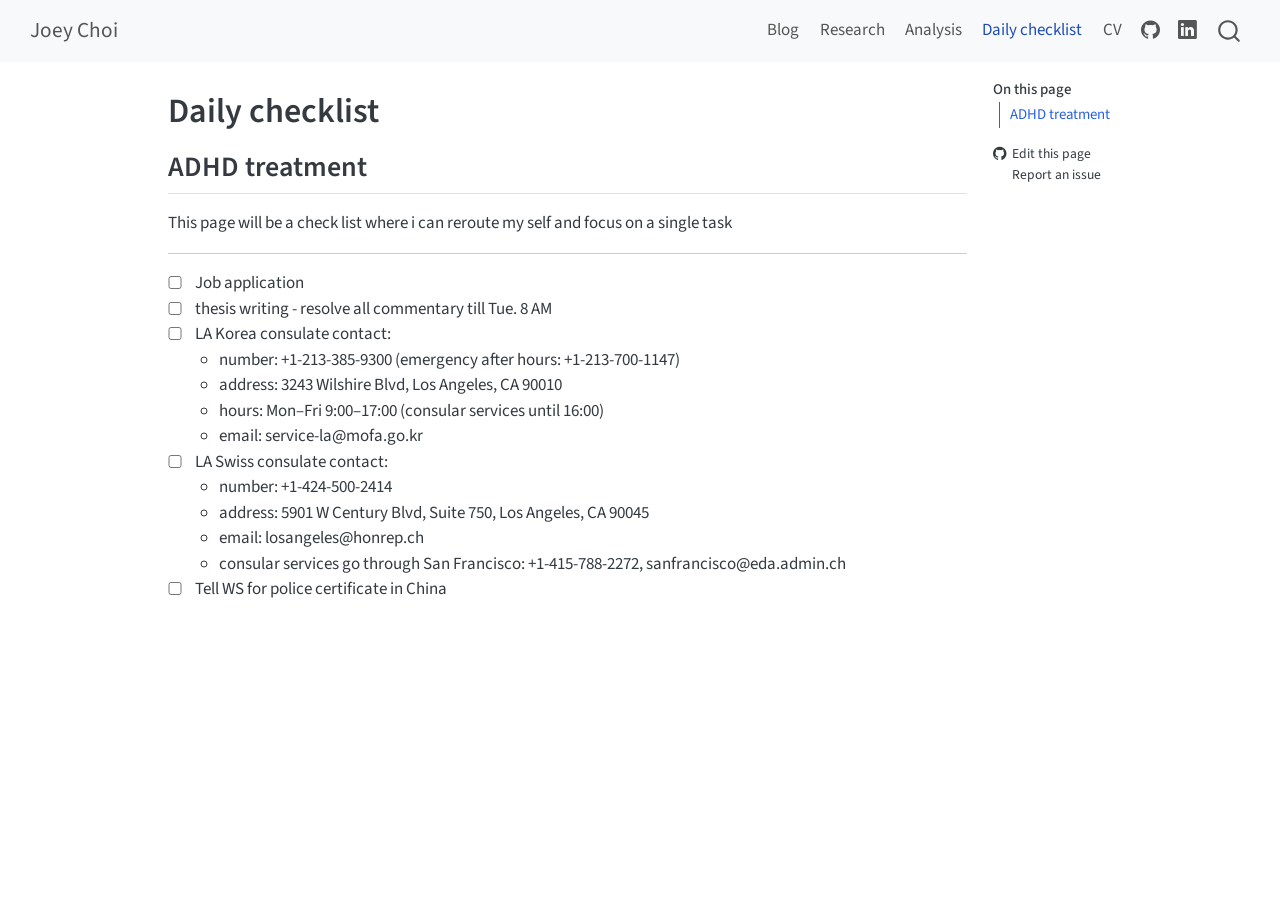
<file: dailychecklist.html>
<!DOCTYPE html>
<html xmlns="http://www.w3.org/1999/xhtml" lang="en" xml:lang="en"><head>

<meta charset="utf-8">
<meta name="generator" content="quarto-1.9.38">

<meta name="viewport" content="width=device-width, initial-scale=1.0, user-scalable=yes">


<title>Daily checklist – Joey Choi</title>
<style>
/* Default styles provided by pandoc.
** See https://pandoc.org/MANUAL.html#variables-for-html for config info.
*/
code{white-space: pre-wrap;}
span.smallcaps{font-variant: small-caps;}
div.columns{display: flex; gap: min(4vw, 1.5em);}
div.column{flex: auto; overflow-x: auto;}
div.hanging-indent{margin-left: 1.5em; text-indent: -1.5em;}
ul.task-list{list-style: none;}
ul.task-list li input[type="checkbox"] {
  width: 0.8em;
  margin: 0 0.8em 0.2em -1em; /* quarto-specific, see https://github.com/quarto-dev/quarto-cli/issues/4556 */ 
  vertical-align: middle;
}
</style>


<script src="site_libs/quarto-nav/quarto-nav.js"></script>
<script src="site_libs/quarto-nav/headroom.min.js"></script>
<script src="site_libs/clipboard/clipboard.min.js"></script>
<script src="site_libs/quarto-search/autocomplete.umd.js"></script>
<script src="site_libs/quarto-search/fuse.min.js"></script>
<script src="site_libs/quarto-search/quarto-search.js"></script>
<meta name="quarto:offset" content="./">
<script src="site_libs/quarto-html/quarto.js" type="module"></script>
<script src="site_libs/quarto-html/tabsets/tabsets.js" type="module"></script>
<script src="site_libs/quarto-html/popper.min.js"></script>
<script src="site_libs/quarto-html/tippy.umd.min.js"></script>
<script src="site_libs/quarto-html/anchor.min.js"></script>
<link href="site_libs/quarto-html/tippy.css" rel="stylesheet">
<link href="site_libs/quarto-html/quarto-syntax-highlighting-15634bcf2e68342d4ad2dfa704d543f6.css" rel="stylesheet" id="quarto-text-highlighting-styles">
<script src="site_libs/bootstrap/bootstrap.min.js"></script>
<link href="site_libs/bootstrap/bootstrap-icons.css" rel="stylesheet">
<link href="site_libs/bootstrap/bootstrap-759232fa0b86b84cb2931155628a3b47.min.css" rel="stylesheet" append-hash="true" id="quarto-bootstrap" data-mode="light">
<script id="quarto-search-options" type="application/json">{
  "location": "navbar",
  "copy-button": false,
  "collapse-after": 3,
  "panel-placement": "end",
  "type": "overlay",
  "limit": 50,
  "keyboard-shortcut": [
    "f",
    "/",
    "s"
  ],
  "show-item-context": false,
  "language": {
    "search-no-results-text": "No results",
    "search-matching-documents-text": "matching documents",
    "search-copy-link-title": "Copy link to search",
    "search-hide-matches-text": "Hide additional matches",
    "search-more-match-text": "more match in this document",
    "search-more-matches-text": "more matches in this document",
    "search-clear-button-title": "Clear",
    "search-text-placeholder": "",
    "search-detached-cancel-button-title": "Cancel",
    "search-submit-button-title": "Submit",
    "search-label": "Search"
  }
}</script>


<link rel="stylesheet" href="styles.css">
</head>

<body class="nav-fixed quarto-light">

<div id="quarto-search-results"></div>
  <header id="quarto-header" class="headroom fixed-top">
    <nav class="navbar navbar-expand-lg " data-bs-theme="dark">
      <div class="navbar-container container-fluid">
      <div class="navbar-brand-container mx-auto">
    <a class="navbar-brand" href="./index.html">
    <span class="navbar-title">Joey Choi</span>
    </a>
  </div>
            <div id="quarto-search" class="" title="Search"></div>
          <button class="navbar-toggler" type="button" data-bs-toggle="collapse" data-bs-target="#navbarCollapse" aria-controls="navbarCollapse" role="menu" aria-expanded="false" aria-label="Toggle navigation" onclick="if (window.quartoToggleHeadroom) { window.quartoToggleHeadroom(); }">
  <span class="navbar-toggler-icon"></span>
</button>
          <div class="collapse navbar-collapse" id="navbarCollapse">
            <ul class="navbar-nav navbar-nav-scroll ms-auto">
  <li class="nav-item">
    <a class="nav-link" href="./Blog.html"> 
<span class="menu-text">Blog</span></a>
  </li>  
  <li class="nav-item">
    <a class="nav-link" href="./research.html"> 
<span class="menu-text">Research</span></a>
  </li>  
  <li class="nav-item">
    <a class="nav-link" href="./analysis.html"> 
<span class="menu-text">Analysis</span></a>
  </li>  
  <li class="nav-item">
    <a class="nav-link active" href="./dailychecklist.html" aria-current="page"> 
<span class="menu-text">Daily checklist</span></a>
  </li>  
  <li class="nav-item">
    <a class="nav-link" href="./files/wonhyung-choi-cv.pdf"> 
<span class="menu-text">CV</span></a>
  </li>  
  <li class="nav-item compact">
    <a class="nav-link" href="https://github.com/JoeyChoi1021"> <i class="bi bi-github" role="img">
</i> 
<span class="menu-text"></span></a>
  </li>  
  <li class="nav-item compact">
    <a class="nav-link" href="https://www.linkedin.com/in/wonhyung-joeychoi/"> <i class="bi bi-linkedin" role="img">
</i> 
<span class="menu-text"></span></a>
  </li>  
</ul>
          </div> <!-- /navcollapse -->
            <div class="quarto-navbar-tools">
</div>
      </div> <!-- /container-fluid -->
    </nav>
</header>
<!-- content -->
<div id="quarto-content" class="quarto-container page-columns page-rows-contents page-layout-article page-navbar">
<!-- sidebar -->
<!-- margin-sidebar -->
    <div id="quarto-margin-sidebar" class="sidebar margin-sidebar">
        <nav id="TOC" role="doc-toc" class="toc-active">
    <h2 id="toc-title">On this page</h2>
   
  <ul>
  <li><a href="#adhd-treatment" id="toc-adhd-treatment" class="nav-link active" data-scroll-target="#adhd-treatment">ADHD treatment</a></li>
  </ul>
<div class="toc-actions"><ul><li><a href="https://github.com/JoeyChoi1021/joey-blog/edit/main/dailychecklist.qmd" class="toc-action"><i class="bi bi-github"></i>Edit this page</a></li><li><a href="https://github.com/JoeyChoi1021/joey-blog/issues/new" class="toc-action"><i class="bi empty"></i>Report an issue</a></li></ul></div></nav>
    </div>
<!-- main -->
<main class="content" id="quarto-document-content">

<header id="title-block-header" class="quarto-title-block default">
<div class="quarto-title">
<h1 class="title">Daily checklist</h1>
</div>



<div class="quarto-title-meta">

    
  
    
  </div>
  


</header>


<section id="adhd-treatment" class="level2">
<h2 class="anchored" data-anchor-id="adhd-treatment">ADHD treatment</h2>
<p>This page will be a check list where i can reroute my self and focus on a single task</p>
<hr>
<ul class="task-list">
<li><label><input type="checkbox">Job application</label></li>
<li><label><input type="checkbox">thesis writing - resolve all commentary till Tue. 8 AM</label></li>
<li><label><input type="checkbox">LA Korea consulate contact:</label>
<ul>
<li>number: +1-213-385-9300 (emergency after hours: +1-213-700-1147)</li>
<li>address: 3243 Wilshire Blvd, Los Angeles, CA 90010</li>
<li>hours: Mon–Fri 9:00–17:00 (consular services until 16:00)</li>
<li>email: service-la@mofa.go.kr</li>
</ul></li>
<li><label><input type="checkbox">LA Swiss consulate contact:</label>
<ul>
<li>number: +1-424-500-2414</li>
<li>address: 5901 W Century Blvd, Suite 750, Los Angeles, CA 90045</li>
<li>email: losangeles@honrep.ch</li>
<li>consular services go through San Francisco: +1-415-788-2272, sanfrancisco@eda.admin.ch</li>
</ul></li>
<li><label><input type="checkbox">Tell WS for police certificate in China</label></li>
</ul>


</section>

</main> <!-- /main -->
<script id="quarto-html-after-body" type="application/javascript">
  window.document.addEventListener("DOMContentLoaded", function (event) {
    const icon = "";
    const anchorJS = new window.AnchorJS();
    anchorJS.options = {
      placement: 'right',
      icon: icon
    };
    anchorJS.add('.anchored');
    const isCodeAnnotation = (el) => {
      for (const clz of el.classList) {
        if (clz.startsWith('code-annotation-')) {                     
          return true;
        }
      }
      return false;
    }
    const onCopySuccess = function(e) {
      // button target
      const button = e.trigger;
      // don't keep focus
      button.blur();
      // flash "checked"
      button.classList.add('code-copy-button-checked');
      var currentTitle = button.getAttribute("title");
      button.setAttribute("title", "Copied!");
      let tooltip;
      if (window.bootstrap) {
        button.setAttribute("data-bs-toggle", "tooltip");
        button.setAttribute("data-bs-placement", "left");
        button.setAttribute("data-bs-title", "Copied!");
        tooltip = new bootstrap.Tooltip(button, 
          { trigger: "manual", 
            customClass: "code-copy-button-tooltip",
            offset: [0, -8]});
        tooltip.show();    
      }
      setTimeout(function() {
        if (tooltip) {
          tooltip.hide();
          button.removeAttribute("data-bs-title");
          button.removeAttribute("data-bs-toggle");
          button.removeAttribute("data-bs-placement");
        }
        button.setAttribute("title", currentTitle);
        button.classList.remove('code-copy-button-checked');
      }, 1000);
      // clear code selection
      e.clearSelection();
    }
    const getTextToCopy = function(trigger) {
      const outerScaffold = trigger.parentElement.cloneNode(true);
      const codeEl = outerScaffold.querySelector('code');
      for (const childEl of codeEl.children) {
        if (isCodeAnnotation(childEl)) {
          childEl.remove();
        }
      }
      return codeEl.innerText;
    }
    const clipboard = new window.ClipboardJS('.code-copy-button:not([data-in-quarto-modal])', {
      text: getTextToCopy
    });
    clipboard.on('success', onCopySuccess);
    if (window.document.getElementById('quarto-embedded-source-code-modal')) {
      const clipboardModal = new window.ClipboardJS('.code-copy-button[data-in-quarto-modal]', {
        text: getTextToCopy,
        container: window.document.getElementById('quarto-embedded-source-code-modal')
      });
      clipboardModal.on('success', onCopySuccess);
    }
      var localhostRegex = new RegExp(/^(?:http|https):\/\/localhost\:?[0-9]*\//);
      var mailtoRegex = new RegExp(/^mailto:/);
        var filterRegex = new RegExp("https:\/\/joeychoi1021\.github\.io\/joey-blog\/");
      var isInternal = (href) => {
          return filterRegex.test(href) || localhostRegex.test(href) || mailtoRegex.test(href);
      }
      // Inspect non-navigation links and adorn them if external
     var links = window.document.querySelectorAll('a[href]:not(.nav-link):not(.navbar-brand):not(.toc-action):not(.sidebar-link):not(.sidebar-item-toggle):not(.pagination-link):not(.no-external):not([aria-hidden]):not(.dropdown-item):not(.quarto-navigation-tool):not(.about-link)');
      for (var i=0; i<links.length; i++) {
        const link = links[i];
        if (!isInternal(link.href)) {
          // undo the damage that might have been done by quarto-nav.js in the case of
          // links that we want to consider external
          if (link.dataset.originalHref !== undefined) {
            link.href = link.dataset.originalHref;
          }
        }
      }
    function tippyHover(el, contentFn, onTriggerFn, onUntriggerFn) {
      const config = {
        allowHTML: true,
        maxWidth: 500,
        delay: 100,
        arrow: false,
        appendTo: function(el) {
            return el.parentElement;
        },
        interactive: true,
        interactiveBorder: 10,
        theme: 'quarto',
        placement: 'bottom-start',
      };
      if (contentFn) {
        config.content = contentFn;
      }
      if (onTriggerFn) {
        config.onTrigger = onTriggerFn;
      }
      if (onUntriggerFn) {
        config.onUntrigger = onUntriggerFn;
      }
      window.tippy(el, config); 
    }
    const noterefs = window.document.querySelectorAll('a[role="doc-noteref"]');
    for (var i=0; i<noterefs.length; i++) {
      const ref = noterefs[i];
      tippyHover(ref, function() {
        // use id or data attribute instead here
        let href = ref.getAttribute('data-footnote-href') || ref.getAttribute('href');
        try { href = new URL(href).hash; } catch {}
        const id = href.replace(/^#\/?/, "");
        const note = window.document.getElementById(id);
        if (note) {
          return note.innerHTML;
        } else {
          return "";
        }
      });
    }
    const xrefs = window.document.querySelectorAll('a.quarto-xref');
    const processXRef = (id, note) => {
      // Strip column container classes
      const stripColumnClz = (el) => {
        el.classList.remove("page-full", "page-columns");
        if (el.children) {
          for (const child of el.children) {
            stripColumnClz(child);
          }
        }
      }
      stripColumnClz(note)
      if (id === null || id.startsWith('sec-')) {
        // Special case sections, only their first couple elements
        const container = document.createElement("div");
        if (note.children && note.children.length > 2) {
          container.appendChild(note.children[0].cloneNode(true));
          for (let i = 1; i < note.children.length; i++) {
            const child = note.children[i];
            if (child.tagName === "P" && child.innerText === "") {
              continue;
            } else {
              container.appendChild(child.cloneNode(true));
              break;
            }
          }
          if (window.Quarto?.typesetMath) {
            window.Quarto.typesetMath(container);
          }
          return container.innerHTML
        } else {
          if (window.Quarto?.typesetMath) {
            window.Quarto.typesetMath(note);
          }
          return note.innerHTML;
        }
      } else {
        // Remove any anchor links if they are present
        const anchorLink = note.querySelector('a.anchorjs-link');
        if (anchorLink) {
          anchorLink.remove();
        }
        if (window.Quarto?.typesetMath) {
          window.Quarto.typesetMath(note);
        }
        if (note.classList.contains("callout")) {
          return note.outerHTML;
        } else {
          return note.innerHTML;
        }
      }
    }
    for (var i=0; i<xrefs.length; i++) {
      const xref = xrefs[i];
      tippyHover(xref, undefined, function(instance) {
        instance.disable();
        let url = xref.getAttribute('href');
        let hash = undefined; 
        if (url.startsWith('#')) {
          hash = url;
        } else {
          try { hash = new URL(url).hash; } catch {}
        }
        if (hash) {
          const id = hash.replace(/^#\/?/, "");
          const note = window.document.getElementById(id);
          if (note !== null) {
            try {
              const html = processXRef(id, note.cloneNode(true));
              instance.setContent(html);
            } finally {
              instance.enable();
              instance.show();
            }
          } else {
            // See if we can fetch this
            fetch(url.split('#')[0])
            .then(res => res.text())
            .then(html => {
              const parser = new DOMParser();
              const htmlDoc = parser.parseFromString(html, "text/html");
              const note = htmlDoc.getElementById(id);
              if (note !== null) {
                const html = processXRef(id, note);
                instance.setContent(html);
              } 
            }).finally(() => {
              instance.enable();
              instance.show();
            });
          }
        } else {
          // See if we can fetch a full url (with no hash to target)
          // This is a special case and we should probably do some content thinning / targeting
          fetch(url)
          .then(res => res.text())
          .then(html => {
            const parser = new DOMParser();
            const htmlDoc = parser.parseFromString(html, "text/html");
            const note = htmlDoc.querySelector('main.content');
            if (note !== null) {
              // This should only happen for chapter cross references
              // (since there is no id in the URL)
              // remove the first header
              if (note.children.length > 0 && note.children[0].tagName === "HEADER") {
                note.children[0].remove();
              }
              const html = processXRef(null, note);
              instance.setContent(html);
            } 
          }).finally(() => {
            instance.enable();
            instance.show();
          });
        }
      }, function(instance) {
      });
    }
        let selectedAnnoteEl;
        const selectorForAnnotation = ( cell, annotation) => {
          let cellAttr = 'data-code-cell="' + cell + '"';
          let lineAttr = 'data-code-annotation="' +  annotation + '"';
          const selector = 'span[' + cellAttr + '][' + lineAttr + ']';
          return selector;
        }
        const selectCodeLines = (annoteEl) => {
          const doc = window.document;
          const targetCell = annoteEl.getAttribute("data-target-cell");
          const targetAnnotation = annoteEl.getAttribute("data-target-annotation");
          const annoteSpan = window.document.querySelector(selectorForAnnotation(targetCell, targetAnnotation));
          const lines = annoteSpan.getAttribute("data-code-lines").split(",");
          const lineIds = lines.map((line) => {
            return targetCell + "-" + line;
          })
          let top = null;
          let height = null;
          let parent = null;
          if (lineIds.length > 0) {
              //compute the position of the single el (top and bottom and make a div)
              const el = window.document.getElementById(lineIds[0]);
              top = el.offsetTop;
              height = el.offsetHeight;
              parent = el.parentElement.parentElement;
            if (lineIds.length > 1) {
              const lastEl = window.document.getElementById(lineIds[lineIds.length - 1]);
              const bottom = lastEl.offsetTop + lastEl.offsetHeight;
              height = bottom - top;
            }
            if (top !== null && height !== null && parent !== null) {
              // cook up a div (if necessary) and position it 
              let div = window.document.getElementById("code-annotation-line-highlight");
              if (div === null) {
                div = window.document.createElement("div");
                div.setAttribute("id", "code-annotation-line-highlight");
                div.style.position = 'absolute';
                parent.appendChild(div);
              }
              div.style.top = top - 2 + "px";
              div.style.height = height + 4 + "px";
              div.style.left = 0;
              let gutterDiv = window.document.getElementById("code-annotation-line-highlight-gutter");
              if (gutterDiv === null) {
                gutterDiv = window.document.createElement("div");
                gutterDiv.setAttribute("id", "code-annotation-line-highlight-gutter");
                gutterDiv.style.position = 'absolute';
                const codeCell = window.document.getElementById(targetCell);
                const gutter = codeCell.querySelector('.code-annotation-gutter');
                gutter.appendChild(gutterDiv);
              }
              gutterDiv.style.top = top - 2 + "px";
              gutterDiv.style.height = height + 4 + "px";
            }
            selectedAnnoteEl = annoteEl;
          }
        };
        const unselectCodeLines = () => {
          const elementsIds = ["code-annotation-line-highlight", "code-annotation-line-highlight-gutter"];
          elementsIds.forEach((elId) => {
            const div = window.document.getElementById(elId);
            if (div) {
              div.remove();
            }
          });
          selectedAnnoteEl = undefined;
        };
          // Handle positioning of the toggle
      window.addEventListener(
        "resize",
        throttle(() => {
          elRect = undefined;
          if (selectedAnnoteEl) {
            selectCodeLines(selectedAnnoteEl);
          }
        }, 10)
      );
      function throttle(fn, ms) {
      let throttle = false;
      let timer;
        return (...args) => {
          if(!throttle) { // first call gets through
              fn.apply(this, args);
              throttle = true;
          } else { // all the others get throttled
              if(timer) clearTimeout(timer); // cancel #2
              timer = setTimeout(() => {
                fn.apply(this, args);
                timer = throttle = false;
              }, ms);
          }
        };
      }
        // Attach click handler to the DT
        const annoteDls = window.document.querySelectorAll('dt[data-target-cell]');
        for (const annoteDlNode of annoteDls) {
          annoteDlNode.addEventListener('click', (event) => {
            const clickedEl = event.target;
            if (clickedEl !== selectedAnnoteEl) {
              unselectCodeLines();
              const activeEl = window.document.querySelector('dt[data-target-cell].code-annotation-active');
              if (activeEl) {
                activeEl.classList.remove('code-annotation-active');
              }
              selectCodeLines(clickedEl);
              clickedEl.classList.add('code-annotation-active');
            } else {
              // Unselect the line
              unselectCodeLines();
              clickedEl.classList.remove('code-annotation-active');
            }
          });
        }
    const findCites = (el) => {
      const parentEl = el.parentElement;
      if (parentEl) {
        const cites = parentEl.dataset.cites;
        if (cites) {
          return {
            el,
            cites: cites.split(' ')
          };
        } else {
          return findCites(el.parentElement)
        }
      } else {
        return undefined;
      }
    };
    var bibliorefs = window.document.querySelectorAll('a[role="doc-biblioref"]');
    for (var i=0; i<bibliorefs.length; i++) {
      const ref = bibliorefs[i];
      const citeInfo = findCites(ref);
      if (citeInfo) {
        tippyHover(citeInfo.el, function() {
          var popup = window.document.createElement('div');
          citeInfo.cites.forEach(function(cite) {
            var citeDiv = window.document.createElement('div');
            citeDiv.classList.add('hanging-indent');
            citeDiv.classList.add('csl-entry');
            var biblioDiv = window.document.getElementById('ref-' + cite);
            if (biblioDiv) {
              citeDiv.innerHTML = biblioDiv.innerHTML;
            }
            popup.appendChild(citeDiv);
          });
          return popup.innerHTML;
        });
      }
    }
  });
  </script>
</div> <!-- /content -->




<footer class="footer"><div class="nav-footer"><div class="nav-footer-center"><div class="toc-actions d-sm-block d-md-none"><ul><li><a href="https://github.com/JoeyChoi1021/joey-blog/edit/main/dailychecklist.qmd" class="toc-action"><i class="bi bi-github"></i>Edit this page</a></li><li><a href="https://github.com/JoeyChoi1021/joey-blog/issues/new" class="toc-action"><i class="bi empty"></i>Report an issue</a></li></ul></div></div></div></footer></body></html>
</file>
<file: site_libs/quarto-html/tippy.css>
.tippy-box[data-animation=fade][data-state=hidden]{opacity:0}[data-tippy-root]{max-width:calc(100vw - 10px)}.tippy-box{position:relative;background-color:#333;color:#fff;border-radius:4px;font-size:14px;line-height:1.4;white-space:normal;outline:0;transition-property:transform,visibility,opacity}.tippy-box[data-placement^=top]>.tippy-arrow{bottom:0}.tippy-box[data-placement^=top]>.tippy-arrow:before{bottom:-7px;left:0;border-width:8px 8px 0;border-top-color:initial;transform-origin:center top}.tippy-box[data-placement^=bottom]>.tippy-arrow{top:0}.tippy-box[data-placement^=bottom]>.tippy-arrow:before{top:-7px;left:0;border-width:0 8px 8px;border-bottom-color:initial;transform-origin:center bottom}.tippy-box[data-placement^=left]>.tippy-arrow{right:0}.tippy-box[data-placement^=left]>.tippy-arrow:before{border-width:8px 0 8px 8px;border-left-color:initial;right:-7px;transform-origin:center left}.tippy-box[data-placement^=right]>.tippy-arrow{left:0}.tippy-box[data-placement^=right]>.tippy-arrow:before{left:-7px;border-width:8px 8px 8px 0;border-right-color:initial;transform-origin:center right}.tippy-box[data-inertia][data-state=visible]{transition-timing-function:cubic-bezier(.54,1.5,.38,1.11)}.tippy-arrow{width:16px;height:16px;color:#333}.tippy-arrow:before{content:"";position:absolute;border-color:transparent;border-style:solid}.tippy-content{position:relative;padding:5px 9px;z-index:1}
</file>
<file: site_libs/quarto-html/quarto-syntax-highlighting-15634bcf2e68342d4ad2dfa704d543f6.css>
/* quarto syntax highlight colors */
:root {
  --quarto-hl-ot-color: #003B4F;
  --quarto-hl-at-color: #657422;
  --quarto-hl-ss-color: #20794D;
  --quarto-hl-an-color: #5E5E5E;
  --quarto-hl-fu-color: #4758AB;
  --quarto-hl-st-color: #20794D;
  --quarto-hl-cf-color: #003B4F;
  --quarto-hl-op-color: #5E5E5E;
  --quarto-hl-er-color: #AD0000;
  --quarto-hl-bn-color: #AD0000;
  --quarto-hl-al-color: #AD0000;
  --quarto-hl-va-color: #111111;
  --quarto-hl-bu-color: inherit;
  --quarto-hl-ex-color: inherit;
  --quarto-hl-pp-color: #AD0000;
  --quarto-hl-in-color: #5E5E5E;
  --quarto-hl-vs-color: #20794D;
  --quarto-hl-wa-color: #5E5E5E;
  --quarto-hl-do-color: #5E5E5E;
  --quarto-hl-im-color: #00769E;
  --quarto-hl-ch-color: #20794D;
  --quarto-hl-dt-color: #AD0000;
  --quarto-hl-fl-color: #AD0000;
  --quarto-hl-co-color: #5E5E5E;
  --quarto-hl-cv-color: #5E5E5E;
  --quarto-hl-cn-color: #8f5902;
  --quarto-hl-sc-color: #5E5E5E;
  --quarto-hl-dv-color: #AD0000;
  --quarto-hl-kw-color: #003B4F;
}

/* other quarto variables */
:root {
  --quarto-font-monospace: SFMono-Regular, Menlo, Monaco, Consolas, "Liberation Mono", "Courier New", monospace;
}

/* syntax highlight based on Pandoc's rules */
pre > code.sourceCode > span {
  color: #003B4F;
}

code.sourceCode > span {
  color: #003B4F;
}

div.sourceCode,
div.sourceCode pre.sourceCode {
  color: #003B4F;
}

/* Normal */
code span {
  color: #003B4F;
}

/* Alert */
code span.al {
  color: #AD0000;
  font-style: inherit;
}

/* Annotation */
code span.an {
  color: #5E5E5E;
  font-style: inherit;
}

/* Attribute */
code span.at {
  color: #657422;
  font-style: inherit;
}

/* BaseN */
code span.bn {
  color: #AD0000;
  font-style: inherit;
}

/* BuiltIn */
code span.bu {
  font-style: inherit;
}

/* ControlFlow */
code span.cf {
  color: #003B4F;
  font-weight: bold;
  font-style: inherit;
}

/* Char */
code span.ch {
  color: #20794D;
  font-style: inherit;
}

/* Constant */
code span.cn {
  color: #8f5902;
  font-style: inherit;
}

/* Comment */
code span.co {
  color: #5E5E5E;
  font-style: inherit;
}

/* CommentVar */
code span.cv {
  color: #5E5E5E;
  font-style: italic;
}

/* Documentation */
code span.do {
  color: #5E5E5E;
  font-style: italic;
}

/* DataType */
code span.dt {
  color: #AD0000;
  font-style: inherit;
}

/* DecVal */
code span.dv {
  color: #AD0000;
  font-style: inherit;
}

/* Error */
code span.er {
  color: #AD0000;
  font-style: inherit;
}

/* Extension */
code span.ex {
  font-style: inherit;
}

/* Float */
code span.fl {
  color: #AD0000;
  font-style: inherit;
}

/* Function */
code span.fu {
  color: #4758AB;
  font-style: inherit;
}

/* Import */
code span.im {
  color: #00769E;
  font-style: inherit;
}

/* Information */
code span.in {
  color: #5E5E5E;
  font-style: inherit;
}

/* Keyword */
code span.kw {
  color: #003B4F;
  font-weight: bold;
  font-style: inherit;
}

/* Operator */
code span.op {
  color: #5E5E5E;
  font-style: inherit;
}

/* Other */
code span.ot {
  color: #003B4F;
  font-style: inherit;
}

/* Preprocessor */
code span.pp {
  color: #AD0000;
  font-style: inherit;
}

/* SpecialChar */
code span.sc {
  color: #5E5E5E;
  font-style: inherit;
}

/* SpecialString */
code span.ss {
  color: #20794D;
  font-style: inherit;
}

/* String */
code span.st {
  color: #20794D;
  font-style: inherit;
}

/* Variable */
code span.va {
  color: #111111;
  font-style: inherit;
}

/* VerbatimString */
code span.vs {
  color: #20794D;
  font-style: inherit;
}

/* Warning */
code span.wa {
  color: #5E5E5E;
  font-style: italic;
}

.prevent-inlining {
  content: "</";
}

/*# sourceMappingURL=f23921c56f73e400b49028c9186a1aa0.css.map */
</file>
<file: styles.css>
/* css styles */

/* Break long unspaced strings (genomic coordinates, DNA sequences, URLs)
   only when they would otherwise push the page sideways on a phone. */
main.content {
  overflow-wrap: break-word;
}
</file>
<file: site_libs/quarto-diagram/mermaid.css>
.mermaidTooltip {
  position: absolute;
  text-align: center;
  max-width: 200px;
  padding: 2px;
  font-family: "trebuchet ms", verdana, arial;
  font-size: 12px;
  background: #ffffde;
  border: 1px solid #aaaa33;
  border-radius: 2px;
  pointer-events: none;
  z-index: 1000;
}
</file>
